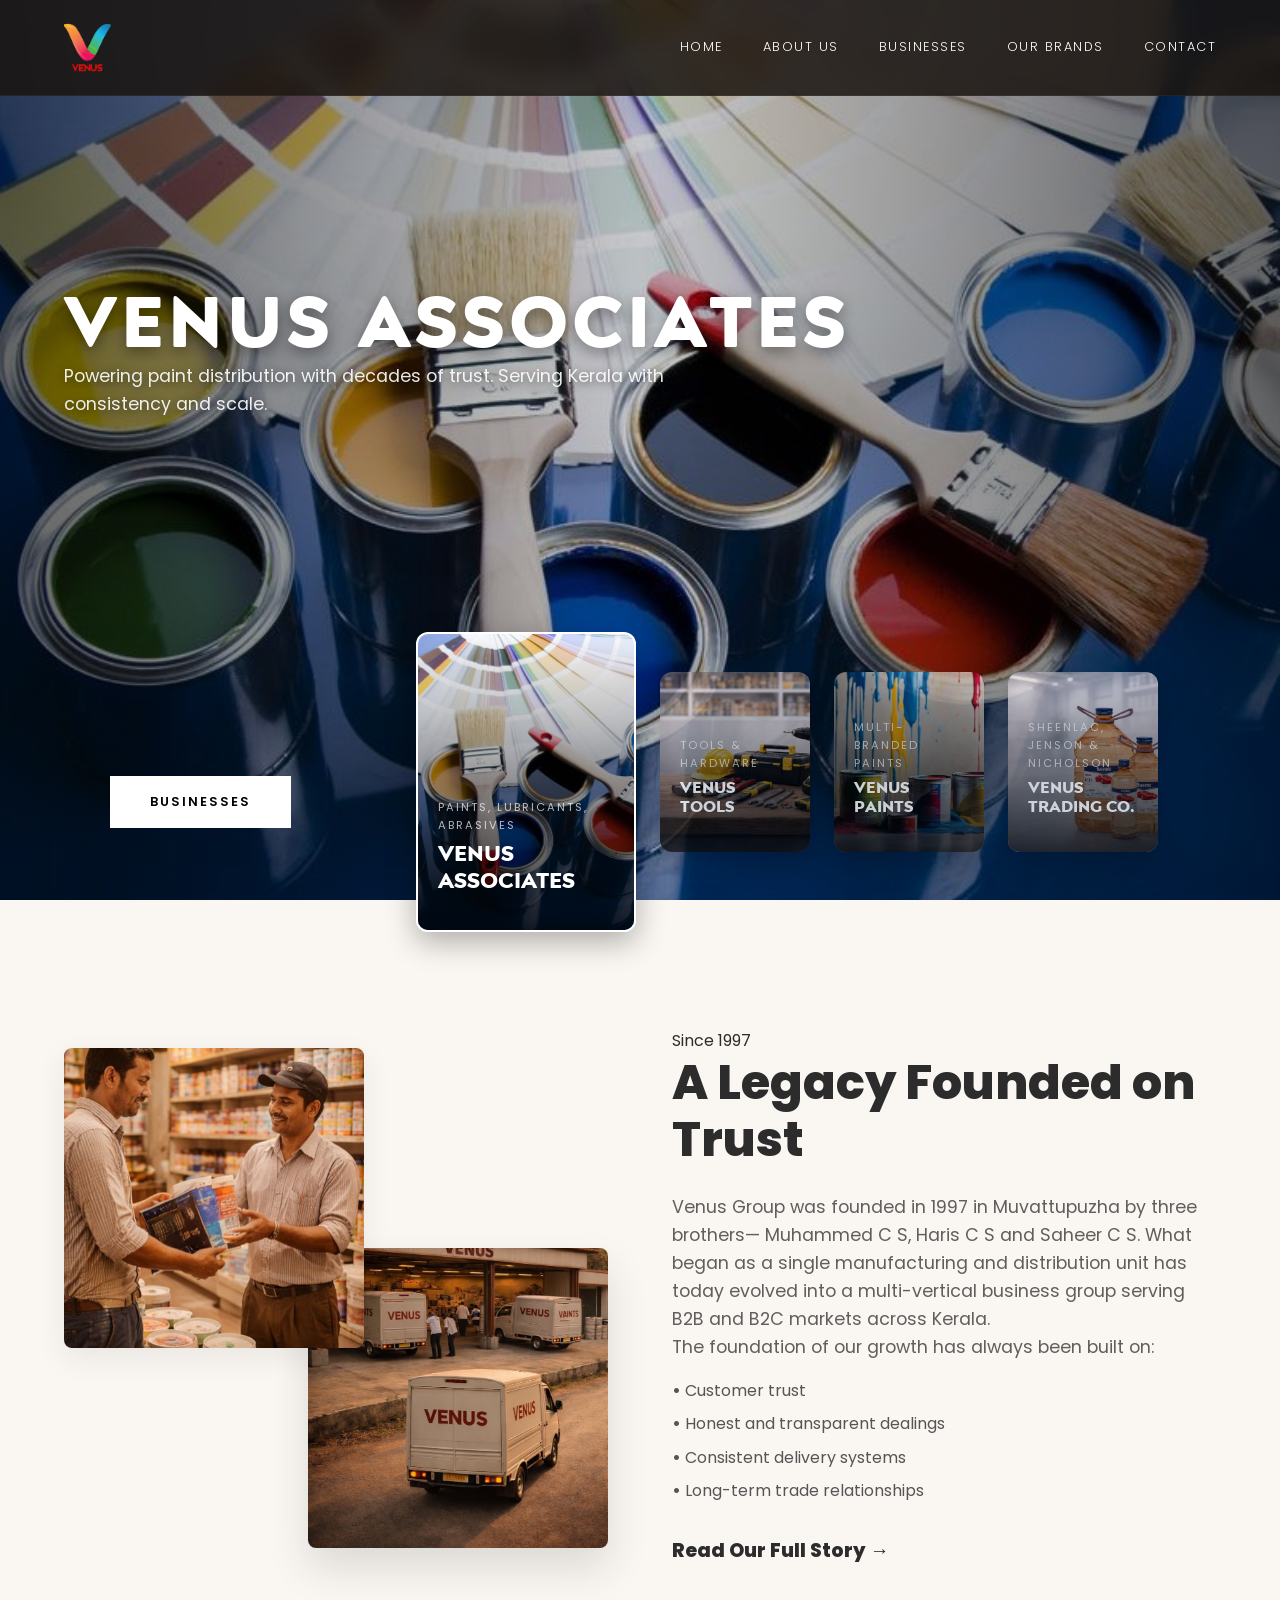
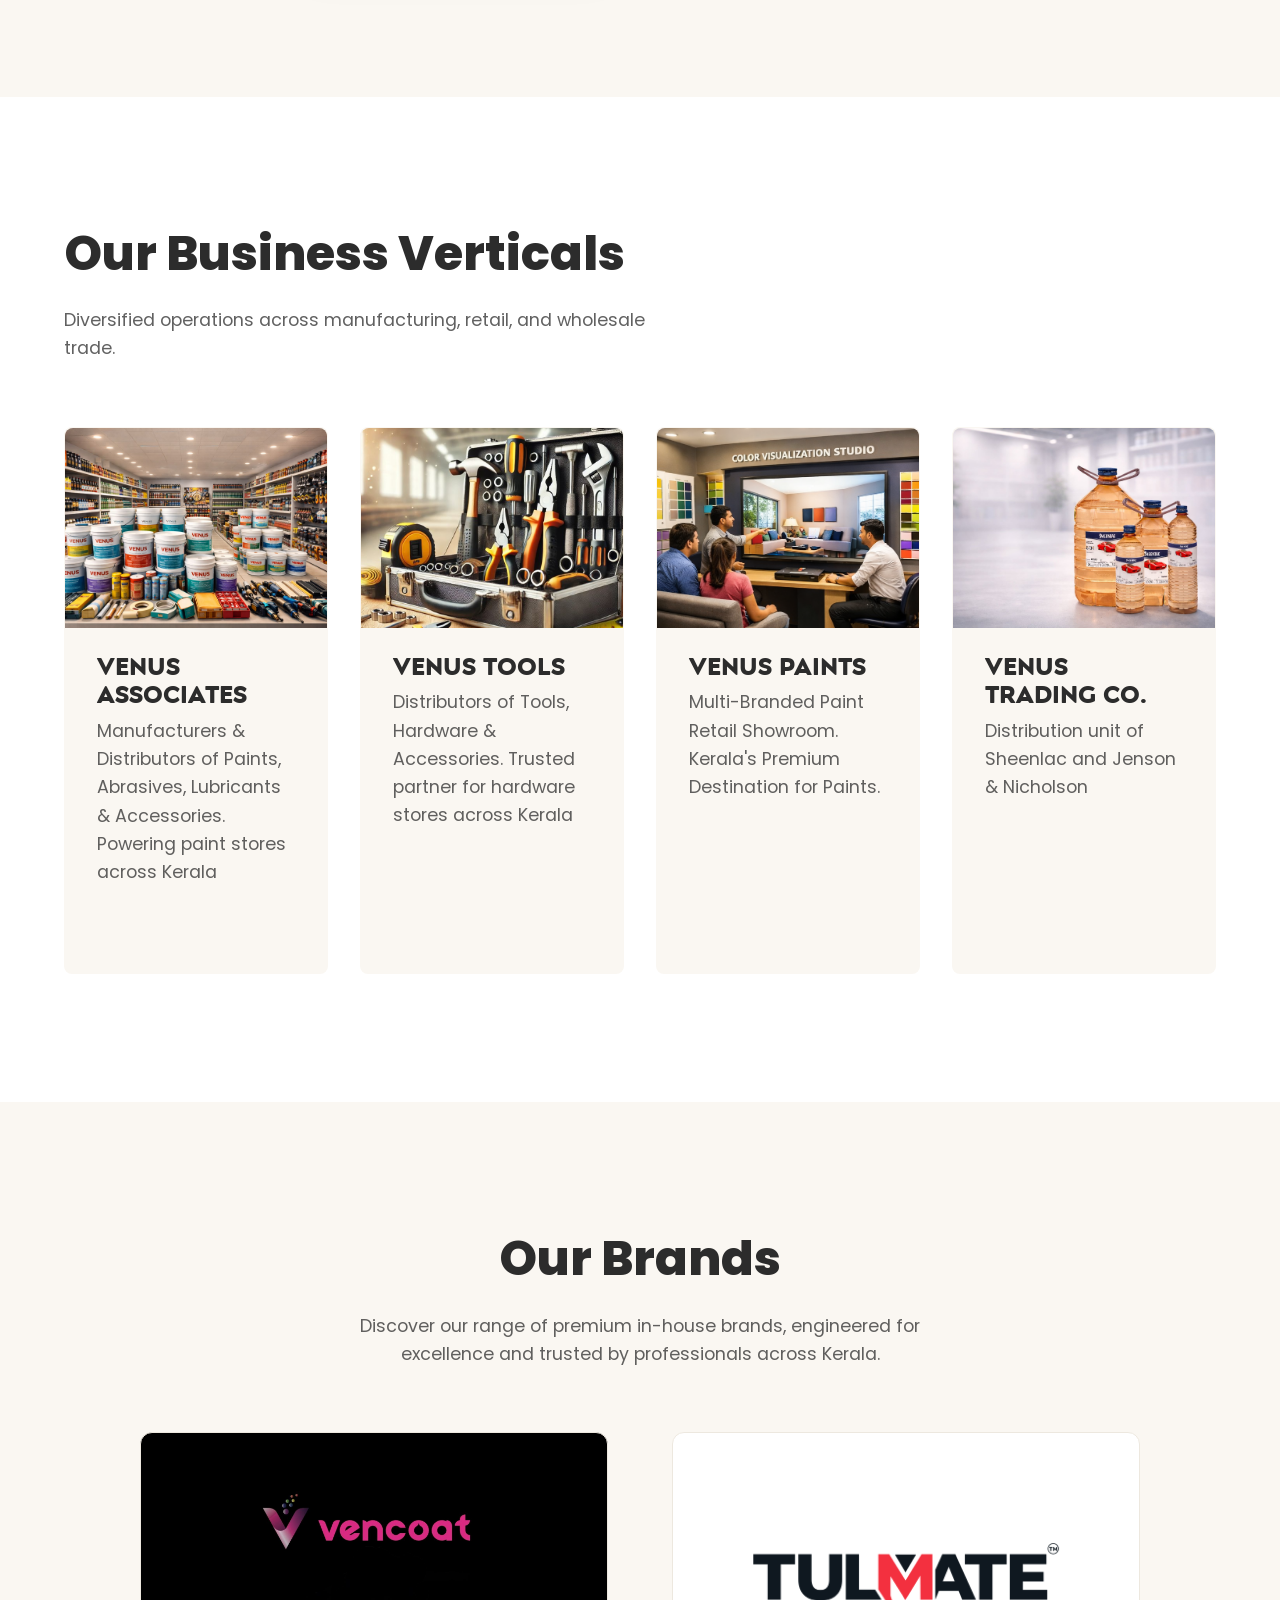
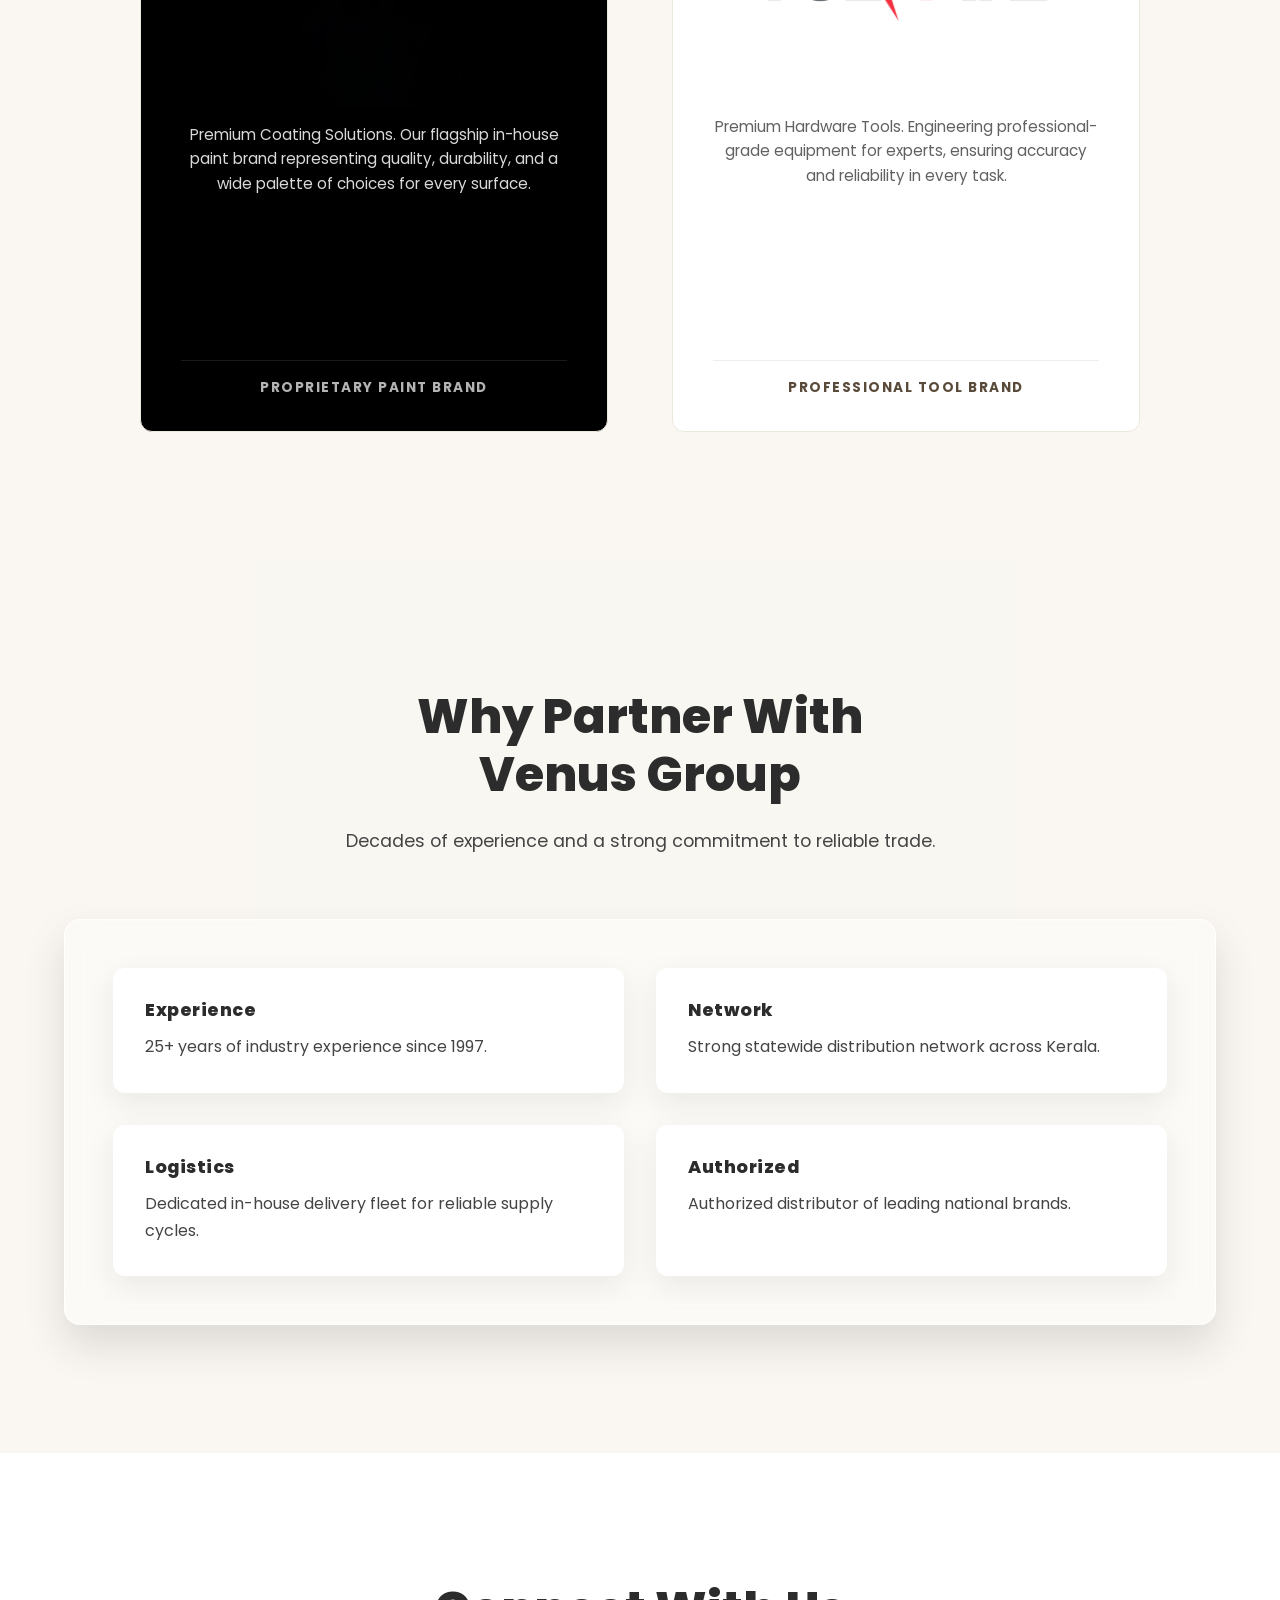
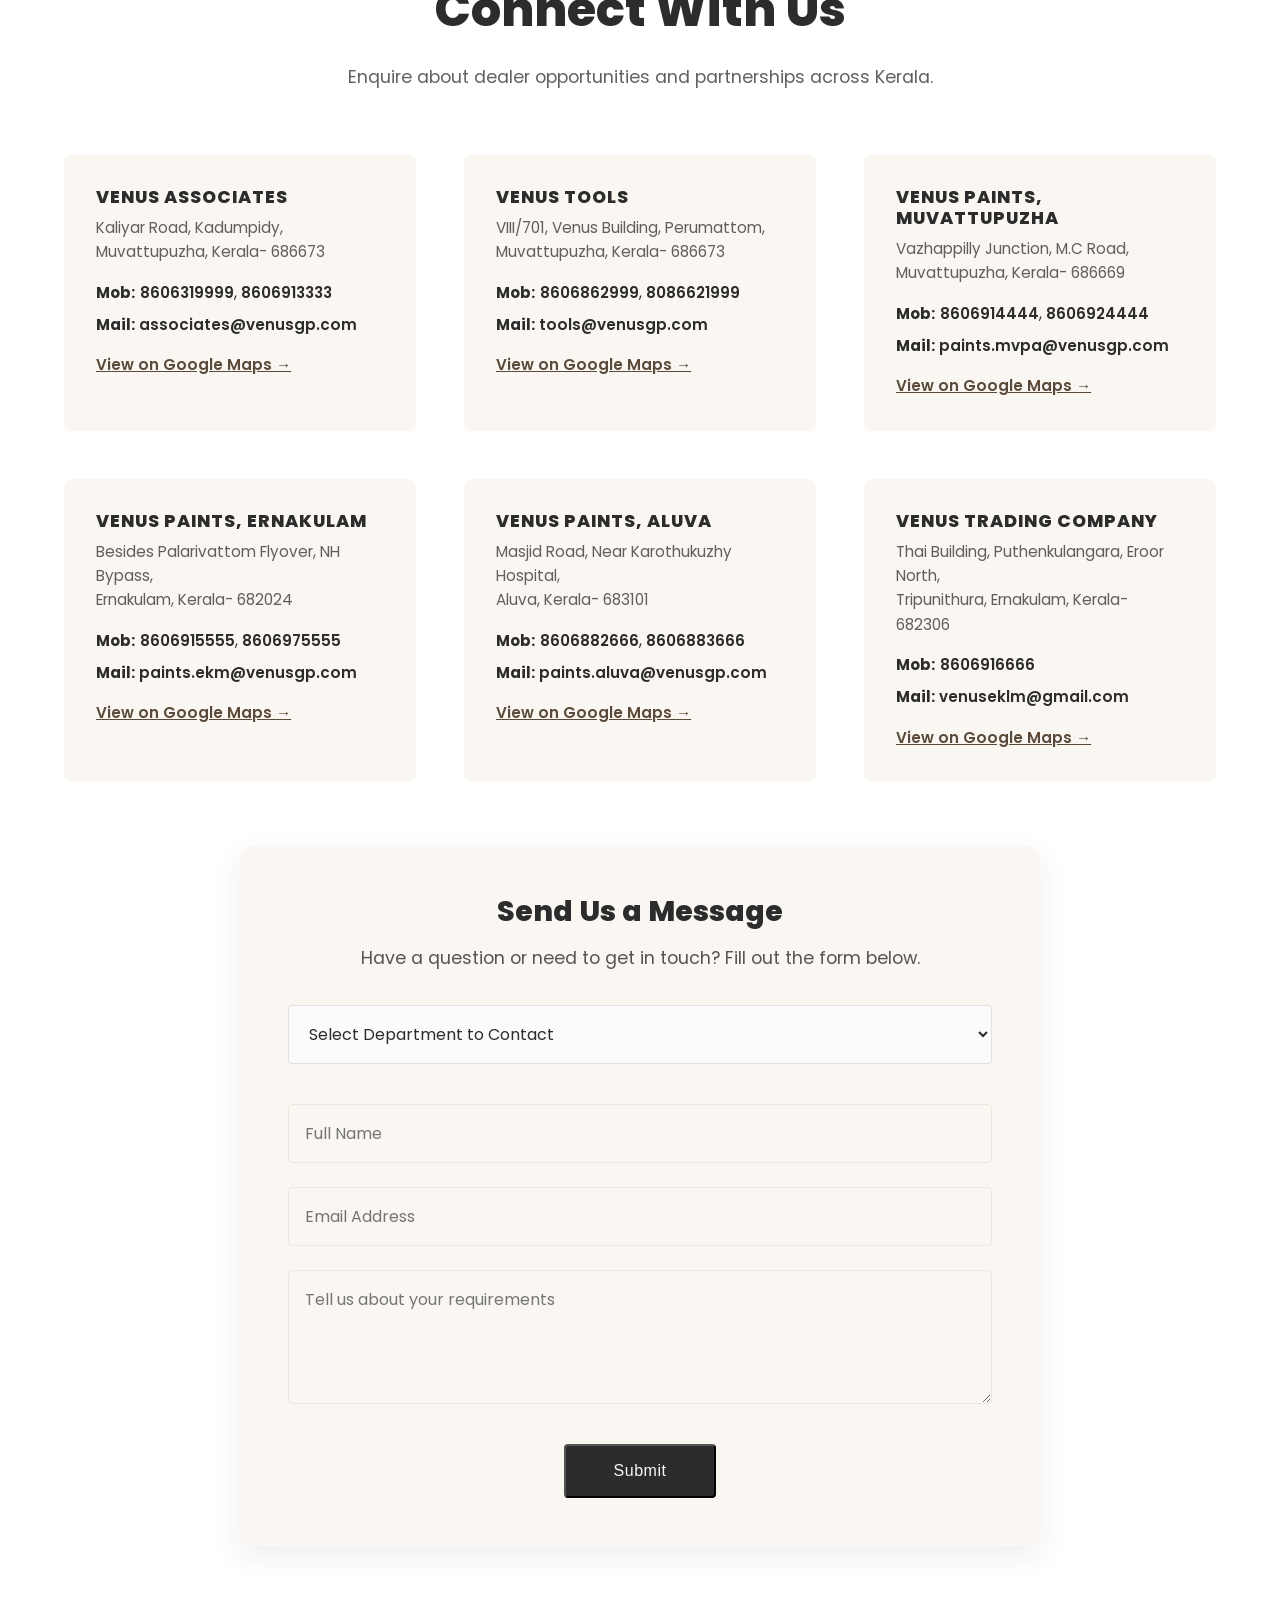
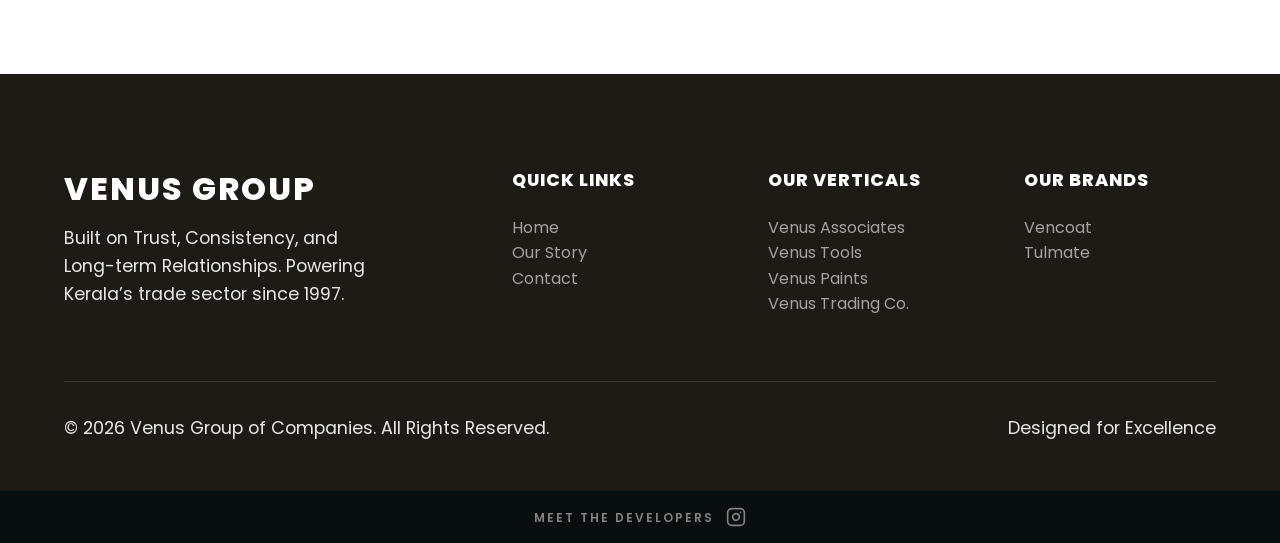
<file: index.html>
<!DOCTYPE html>
<html lang="en">

<head>
    <meta charset="UTF-8">
    <meta name="viewport" content="width=device-width, initial-scale=1.0">
    <!-- Primary Meta Tags -->
    <title>Venus Group | Premium Paints, Tools & Hardware</title>
    <meta name="title" content="Venus Group | Premium Paints, Tools & Hardware">
    <meta name="description" content="Venus Group is Kerala's premier diversified business across paint manufacturing, hardware distribution, retail, and B2B trade. Reliable suppliers since 1997.">

    <!-- Open Graph / Facebook -->
    <meta property="og:type" content="website">
    <meta property="og:url" content="https://www.venusgp.com/">
    <meta property="og:title" content="Venus Group | Premium Paints, Tools & Hardware">
    <meta property="og:description" content="Venus Group is Kerala's premier diversified business across paint manufacturing, hardware distribution, retail, and B2B trade. Reliable suppliers since 1997.">
    <meta property="og:image" content="https://www.venusgp.com/images/favicon-512x512.png">

    <!-- Twitter -->
    <meta property="twitter:card" content="summary_large_image">
    <meta property="twitter:url" content="https://www.venusgp.com/">
    <meta property="twitter:title" content="Venus Group | Premium Paints, Tools & Hardware">
    <meta property="twitter:description" content="Venus Group is Kerala's premier diversified business across paint manufacturing, hardware distribution, retail, and B2B trade. Reliable suppliers since 1997.">
    <meta property="twitter:image" content="https://www.venusgp.com/images/favicon-512x512.png">

    <!-- Favicon & SEO Icons -->
    <link rel="apple-touch-icon" sizes="180x180" href="images/apple-touch-icon.png">
    <link rel="icon" type="image/png" sizes="32x32" href="images/favicon-32x32.png">
    <link rel="icon" type="image/png" sizes="16x16" href="images/favicon-16x16.png">
    <link rel="manifest" href="site.webmanifest">
    <link rel="shortcut icon" href="favicon.ico">
    <meta name="msapplication-TileColor" content="#1e1a16">
    <meta name="theme-color" content="#1e1a16">

    <!-- Google Fonts -->
    <link rel="preconnect" href="https://fonts.googleapis.com">
    <link rel="preconnect" href="https://fonts.gstatic.com" crossorigin>
    <link href="https://fonts.googleapis.com/css2?family=Poppins:wght@300;400;600;800&display=swap" rel="stylesheet">

    <!-- CSS File -->
    <link rel="stylesheet" href="style.css?v=14.0">
</head>

<body>

    <!-- Navigation -->
    <header class="navbar">
        <div class="container nav-container">
            <div class="logo" style="display: flex; align-items: center;">
                <a href="index.html" style="display: inline-flex; align-items: center; height: 55px;">
                    <img src="images/venus_logo.png" alt="Venus Group Logo"
                        style="height: 100%; width: auto; object-fit: contain;">
                </a>
            </div>
            <button class="hamburger" id="hamburger-btn" aria-label="Toggle menu">
                <span></span>
                <span></span>
                <span></span>
            </button>
            <nav class="nav-links" id="nav-links">
                <a href="index.html">Home</a>
                <a href="about.html">About Us</a>
                <a href="#verticals">Businesses</a>
                <a href="#brands">Our Brands</a>
                <a href="#contact">Contact</a>
            </nav>
        </div>
    </header>

    <main>
        <!-- Hero Section -->
        <section id="hero" class="hero globe-hero" data-theme="dark">
            <div class="hero-bg-overlay"></div>
            <div class="container hero-container globe-hero-container">

                <div class="hero-text-content">
                    <h1 class="hero-title" id="main-title">VENUS GROUP</h1>

                    <p class="hero-description" id="main-description">A diversified business group operating across
                        manufacturing, distribution, retail, and trade — built on trust, consistency, and long-term
                        relationships.</p>
                </div>

                <div class="hero-actions">
                    <a href="#verticals" class="btn-discover">Businesses</a>
                </div>

                <div class="floating-cards-wrapper" id="cards-container">
                    <div class="destination-card active" data-title="VENUS ASSOCIATES"
                        data-description="Powering paint distribution with decades of trust. Serving Kerala with consistency and scale."
                        data-bg="images/paints back.jpeg" style="background-image: url('images/paints back.jpeg')">
                        <div class="card-overlay"></div>
                        <div class="card-content">
                            <span class="card-tag">Paints, Lubricants, Abrasives</span>
                            <h3>Venus Associates</h3>
                        </div>
                    </div>
                    <div class="destination-card" data-title="VENUS TOOLS"
                        data-description="Precision tools, delivered with reliability. Supporting dealers with consistent supply."
                        data-bg="images/tools back3.jpeg" data-bg-pos="center 100%" style="background-image: url('images/tools back3.jpeg')">
                        <div class="card-overlay"></div>
                        <div class="card-content">
                            <span class="card-tag">Tools & Hardware</span>
                            <h3>Venus Tools</h3>
                        </div>
                    </div>
                    <div class="destination-card" data-title="VENUS PAINTS"
                        data-description="A complete destination for premium paints and finishes. Offering top brands and endless choices for every space."
                        data-bg="images/paints hero.jpeg" style="background-image: url('images/paints hero.jpeg')">
                        <div class="card-overlay"></div>
                        <div class="card-content">
                            <span class="card-tag">Multi-branded Paints</span>
                            <h3>Venus Paints</h3>
                        </div>
                    </div>
                    <div class="destination-card" data-title="Venus Trading Co."
                        data-description="Reliable distribution, backed by quality. Ensuring smooth and trusted supply chains."
                        data-bg="images/venus trading.jpeg" style="background-image: url('images/venus trading.jpeg')">
                        <div class="card-overlay"></div>
                        <div class="card-content">
                            <span class="card-tag">Sheenlac, Jenson & Nicholson</span>
                            <h3>Venus Trading Co.</h3>
                        </div>
                    </div>
                </div>

            </div>
        </section>

        <!-- About Section (Homepage) -->
        <section id="about" class="about" data-theme="light">
            <div class="container about-container">
                <div class="about-images">
                    <img src="images/partnership.jpeg" alt="Venus Tools Partnership" class="img-hardware float-img">
                    <img src="images/about 2.jpeg" alt="Venus Transport" class="img-paints float-img-alt">
                </div>
                <div class="about-text">
                    <span class="section-tag">Since 1997</span>
                    <h2>A Legacy Founded on Trust</h2>
                    <p>Venus Group was founded in 1997 in Muvattupuzha by three brothers— Muhammed C S, Haris C S and
                        Saheer C S. What began as a single manufacturing and distribution unit has today evolved into a
                        multi-vertical business group serving B2B and B2C markets across Kerala.</p>
                    <p>The foundation of our growth has always been built on:</p>
                    <ul class="feature-list" style="margin-top: 1rem; color: #555;">
                        <li style="margin-bottom: 0.5rem;"><strong>•</strong> Customer trust</li>
                        <li style="margin-bottom: 0.5rem;"><strong>•</strong> Honest and transparent dealings</li>
                        <li style="margin-bottom: 0.5rem;"><strong>•</strong> Consistent delivery systems</li>
                        <li style="margin-bottom: 0.5rem;"><strong>•</strong> Long-term trade relationships</li>
                    </ul>
                    <a href="about.html" class="btn-primary-text"
                        style="display: inline-block; margin-top: 1.5rem;">Read Our Full Story &rarr;</a>
                </div>
            </div>
        </section>

        <!-- Business Verticals Section -->
        <section id="verticals" class="services" data-theme="light">
            <div class="container">
                <div class="section-header">
                    <h2>Our Business Verticals</h2>
                    <p>Diversified operations across manufacturing, retail, and wholesale trade.</p>
                </div>
                <div class="services-grid">
                    <!-- Card 1 -->
                    <div class="service-card hover-lift" data-title="Venus Associates"
                        data-description="Paint Manufacturing & Distribution since 1997. The group's foundation firm providing essential materials to dealers across the state."
                        data-image="images/paints back.jpeg">
                        <div class="card-cover-image"
                            style="margin: -2.5rem -2rem 1.5rem -2rem; height: 200px; border-radius: 8px 8px 0 0; overflow: hidden;">
                            <img src="images/associates card.jpeg" alt="Venus Associates"
                                style="width: 100%; height: 100%; object-fit: cover; transition: transform 0.5s ease;"
                                onmouseover="this.style.transform='scale(1.05)'"
                                onmouseout="this.style.transform='scale(1)'">
                        </div>
                        <h3>Venus Associates</h3>
                        <p>Manufacturers & Distributors of Paints, Abrasives, Lubricants & Accessories. Powering paint stores across Kerala</p>
                        <span class="view-more">View Details &rarr;</span>
                    </div>
                    <!-- Card 2 -->
                    <div class="service-card hover-lift" data-title="Venus Tools"
                        data-description="B2B distribution for Hand Tools, Power Tools, and Hardware. Supplying dealers with consistent and reliable supply cycles."
                        data-image="images/venus tools.jpeg">
                        <div class="card-cover-image"
                            style="margin: -2.5rem -2rem 1.5rem -2rem; height: 200px; border-radius: 8px 8px 0 0; overflow: hidden;">
                            <img src="images/tools service.jpg" alt="Tools & Hardware"
                                style="width: 100%; height: 100%; object-fit: cover; transition: transform 0.5s ease;"
                                onmouseover="this.style.transform='scale(1.05)'"
                                onmouseout="this.style.transform='scale(1)'">
                        </div>
                        <h3>Venus Tools</h3>
                        <p>Distributors of Tools, Hardware & Accessories. Trusted partner for hardware stores across Kerala</p>
                        <span class="view-more">View Details &rarr;</span>
                    </div>
                    <!-- Card 3 -->
                    <div class="service-card hover-lift" data-title="Venus Paints"
                        data-description="Flagship retail showrooms in Muvattupuzha, Ernakulam, and Aluva. Showcasing leading brands like Asian Paints and Birla Opus."
                        data-image="images/paints hero.jpeg">
                        <div class="card-cover-image"
                            style="margin: -2.5rem -2rem 1.5rem -2rem; height: 200px; border-radius: 8px 8px 0 0; overflow: hidden;">
                            <img src="images/associates service1.png" alt="Venus Paints"
                                style="width: 100%; height: 100%; object-fit: cover; transition: transform 0.5s ease;"
                                onmouseover="this.style.transform='scale(1.05)'"
                                onmouseout="this.style.transform='scale(1)'">
                        </div>
                        <h3>Venus Paints</h3>
                        <p>Multi-Branded Paint Retail Showroom. <br>Kerala's Premium Destination for Paints.</p>
                        <span class="view-more">View Details &rarr;</span>
                    </div>
                    <!-- Card 4 -->
                    <div class="service-card hover-lift" data-title="Venus Trading Co."
                        data-description="Authorized Sheenlac (Jenson & Nicholson) Industrial Thinner distribution. Quality-assured B2B dealer servicing."
                        data-image="images/venus trading.jpeg">
                        <div class="card-cover-image"
                            style="margin: -2.5rem -2rem 1.5rem -2rem; height: 200px; border-radius: 8px 8px 0 0; overflow: hidden;">
                            <img src="images/venus trading.jpeg" alt="Venus Trading Co."
                                style="width: 100%; height: 100%; object-fit: cover; transition: transform 0.5s ease;"
                                onmouseover="this.style.transform='scale(1.05)'"
                                onmouseout="this.style.transform='scale(1)'">
                        </div>
                        <h3>Venus Trading Co.</h3>
                        <p>Distribution unit of Sheenlac and Jenson & Nicholson</p>
                        <span class="view-more">View Details &rarr;</span>
                    </div>
                </div>
            </div>
        </section>

        <!-- Our Brand Section -->
        <section id="brands" class="branch-section" data-theme="light"
            style="padding: 8rem 0; background-color: var(--color-sand);">
            <div class="container">
                <div class="section-header center">
                    <h2>Our Brands</h2>
                    <p>Discover our range of premium in-house brands, engineered for excellence and trusted by
                        professionals across Kerala.</p>
                </div>
                <div class="branch-grid"
                    style="display: grid; grid-template-columns: repeat(auto-fit, minmax(380px, 1fr)); gap: 4rem; margin-top: 3rem; max-width: 1000px; margin-left: auto; margin-right: auto;">
                    <!-- Brand 1: Vencoat (Animated Flip) -->
                    <div class="flip-card" id="vencoat-card">
                        <div class="flip-card-inner">
                            <div class="flip-card-front" style="background-color: #000; color: white;">
                                <div style="padding: 1.5rem 2.5rem 2rem 2.5rem; flex-grow: 1; display: flex; flex-direction: column; text-align: center;">
                                    <div style="display: flex; justify-content: center; align-items: center; margin-bottom: 1rem; height: 250px; overflow: hidden;">
                                        <img src="images/vencoatlogoorg.jpeg" alt="Vencoat Logo" style="width: 100%; max-height: 200px; object-fit: contain; transform: scale(1.6) translateY(35px);">
                                    </div>
                                    <p style="font-size: 0.95rem; line-height: 1.6; margin-bottom: 1rem; color: rgba(255, 255, 255, 0.85);">
                                        Premium Coating Solutions. Our flagship in-house paint brand representing
                                        quality, durability, and a wide palette of choices for every surface.</p>
                                    <div
                                        style="margin-top: auto; padding-top: 1rem; border-top: 1px solid rgba(255, 255, 255, 0.1);">
                                        <span
                                            style="display: block; font-size: 0.85rem; text-transform: uppercase; letter-spacing: 1.5px; color: rgba(255, 255, 255, 0.7); font-weight: 700;">Proprietary
                                            Paint Brand</span>
                                    </div>
                                </div>
                            </div>
                            <div class="flip-card-back dark-theme" style="background: #000000; border: 1px solid rgba(255,255,255,0.1);">
                                <div style="overflow: hidden; width: 100%; display: flex; justify-content: center; align-items: center; margin-bottom: 1.5rem; height: 100px;">
                                    <img src="images/vencoatlogoorg.jpeg" alt="Vencoat Logo" class="logo-mini" style="margin-bottom: 0; transform: scale(1.8); mix-blend-mode: screen;">
                                </div>
                                <p>Premium Coating Solutions. Engineered for lasting beauty and protection on every surface.</p>
                                <a href="vencoat.html" class="btn-flip-action">Explore Brand Detail</a>
                            </div>
                        </div>
                    </div>
                    <!-- Brand 2: Tulmate (Animated Flip) -->
                    <div class="flip-card" id="tulmate-card">
                        <div class="flip-card-inner">
                            <div class="flip-card-front">
                                <div style="padding: 1.5rem 2.5rem 2rem 2.5rem; flex-grow: 1; display: flex; flex-direction: column; text-align: center;">
                                    <div style="display: flex; justify-content: center; align-items: center; margin-bottom: 0.5rem; height: 250px; overflow: hidden;">
                                        <img src="images/tulmate_logo.png" alt="Tulmate Logo" style="width: 80%; max-height: 150px; object-fit: contain;">
                                    </div>
                                    <p style="font-size: 0.95rem; line-height: 1.6; margin-bottom: 1rem; color: rgba(44, 44, 44, 0.75);">Premium
                                        Hardware Tools. Engineering professional-grade equipment for experts, ensuring
                                        accuracy and reliability in every task.</p>
                                    <div
                                        style="margin-top: auto; padding-top: 1rem; border-top: 1px solid rgba(44, 44, 44, 0.08);">
                                        <span
                                            style="display: block; font-size: 0.85rem; text-transform: uppercase; letter-spacing: 1.5px; color: var(--color-cyprus-light); font-weight: 700;">Professional
                                            Tool Brand</span>
                                    </div>
                                </div>
                            </div>
                            <div class="flip-card-back" style="background: #FFFFFF; border: 1px solid rgba(0,0,0,0.05);">
                                <div style="overflow: hidden; width: 100%; display: flex; justify-content: center; align-items: center; margin-bottom: 1.5rem; height: 100px;">
                                    <img src="images/tulmate_logo.png" alt="Tulmate Logo" class="logo-mini" style="width: auto; height: 80px; object-fit: contain; margin-bottom: 0; mix-blend-mode: multiply;">
                                </div>
                                <p>Building Tomorrow, Today. Discover our professional range of welding electrodes and
                                    expansion anchors.</p>
                                <a href="tulmate.html" class="btn-flip-action">Explore Brand Detail</a>
                            </div>
                        </div>
                    </div>
                </div>
            </div>
        </section>

        <!-- Why Partner Section -->
        <section class="dashboard-section" style="background: var(--color-sand);" data-theme="light">
            <div class="container">
                <div class="section-header center">
                    <h2 style="color: var(--color-cyprus); position: relative; z-index: 2;">Why Partner With Venus Group</h2>
                    <p style="color: #444; position: relative; z-index: 2;">Decades of experience and a strong commitment to reliable trade.</p>
                </div>

                <div class="dashboard-glass-panel" style="margin-top: 3rem; position: relative; z-index: 2;">
                    <div class="dashboard-grid">
                        <div class="dash-widget">
                            <h4 style="color: var(--color-cyprus); margin-bottom: 0.75rem; font-size: 1.1rem; letter-spacing: 0.5px;">
                                Experience</h4>
                            <p style="color: #444; line-height: 1.7; font-size: 1rem;">25+ years of industry experience since 1997.</p>
                        </div>
                        <div class="dash-widget">
                            <h4 style="color: var(--color-cyprus); margin-bottom: 0.75rem; font-size: 1.1rem; letter-spacing: 0.5px;">
                                Network</h4>
                            <p style="color: #444; line-height: 1.7; font-size: 1rem;">Strong statewide distribution network across Kerala.</p>
                        </div>
                        <div class="dash-widget">
                            <h4 style="color: var(--color-cyprus); margin-bottom: 0.75rem; font-size: 1.1rem; letter-spacing: 0.5px;">
                                Logistics</h4>
                            <p style="color: #444; line-height: 1.7; font-size: 1rem;">Dedicated in-house delivery fleet for reliable supply cycles.</p>
                        </div>
                        <div class="dash-widget">
                            <h4 style="color: var(--color-cyprus); margin-bottom: 0.75rem; font-size: 1.1rem; letter-spacing: 0.5px;">
                                Authorized</h4>
                            <p style="color: #444; line-height: 1.7; font-size: 1rem;">Authorized distributor of leading national brands.</p>
                        </div>
                    </div>
                </div>
            </div>
        </section>

        <!-- Contact Section -->
        <section id="contact" class="contact-section" data-theme="light">
            <div class="container">
                <div class="section-header center">
                    <h2>Connect With Us</h2>
                    <p>Enquire about dealer opportunities and partnerships across Kerala.</p>
                </div>
                <div class="locations-grid"
                    style="display: grid; grid-template-columns: repeat(auto-fit, minmax(300px, 1fr)); gap: 3rem; margin-bottom: 4rem;">
                    <!-- Location 1 -->
                    <div class="info-item" style="background: var(--color-sand); padding: 2rem; border-radius: 8px;">
                        <h4 style="font-size: 1.1rem; color: var(--color-cyprus);">Venus Associates</h4>
                        <p style="font-size: 0.95rem; line-height: 1.6; margin-bottom: 1rem;">Kaliyar Road,
                            Kadumpidy,<br>Muvattupuzha, Kerala- 686673</p>
                        <ul style="list-style: none; font-size: 0.95rem; color: var(--color-cyprus);">
                            <li style="margin-bottom: 0.5rem; display: flex; gap: 5px;"><strong>Mob:</strong>
                                <div><a href="tel:8606319999"
                                        style="color: inherit; text-decoration: none;">8606319999</a>, <a
                                        href="tel:8606913333"
                                        style="color: inherit; text-decoration: none;">8606913333</a></div>
                            </li>
                            <li style="margin-bottom: 0.5rem;"><strong>Mail:</strong> <a
                                    href="mailto:associates@venusgp.com"
                                    style="color: inherit; text-decoration: none;">associates@venusgp.com</a></li>
                            <li style="margin-top: 1rem;"><a href="https://maps.app.goo.gl/SoMZXR97QHhag5iQ7"
                                    target="_blank"
                                    style="color: var(--color-cyprus-light); text-decoration: underline; font-weight: 600;">View
                                    on Google Maps &rarr;</a></li>
                        </ul>
                    </div>
                    <!-- Location 2 -->
                    <div class="info-item" style="background: var(--color-sand); padding: 2rem; border-radius: 8px;">
                        <h4 style="font-size: 1.1rem; color: var(--color-cyprus);">Venus Tools</h4>
                        <p style="font-size: 0.95rem; line-height: 1.6; margin-bottom: 1rem;">VIII/701, Venus Building,
                            Perumattom,<br>Muvattupuzha, Kerala- 686673</p>
                        <ul style="list-style: none; font-size: 0.95rem; color: var(--color-cyprus);">
                            <li style="margin-bottom: 0.5rem; display: flex; gap: 5px;"><strong>Mob:</strong>
                                <div><a href="tel:8606862999"
                                        style="color: inherit; text-decoration: none;">8606862999</a>, <a
                                        href="tel:8086621999"
                                        style="color: inherit; text-decoration: none;">8086621999</a></div>
                            </li>
                            <li style="margin-bottom: 0.5rem;"><strong>Mail:</strong> <a href="mailto:tools@venusgp.com"
                                    style="color: inherit; text-decoration: none;">tools@venusgp.com</a></li>
                            <li style="margin-top: 1rem;"><a href="https://maps.app.goo.gl/FrKszN3jh97cTVSX9"
                                    target="_blank"
                                    style="color: var(--color-cyprus-light); text-decoration: underline; font-weight: 600;">View
                                    on Google Maps &rarr;</a></li>
                        </ul>
                    </div>
                    <!-- Location 3 -->
                    <div class="info-item" style="background: var(--color-sand); padding: 2rem; border-radius: 8px;">
                        <h4 style="font-size: 1.1rem; color: var(--color-cyprus);">Venus Paints, Muvattupuzha</h4>
                        <p style="font-size: 0.95rem; line-height: 1.6; margin-bottom: 1rem;">Vazhappilly Junction, M.C
                            Road,<br>Muvattupuzha, Kerala- 686669</p>
                        <ul style="list-style: none; font-size: 0.95rem; color: var(--color-cyprus);">
                            <li style="margin-bottom: 0.5rem; display: flex; gap: 5px;"><strong>Mob:</strong>
                                <div><a href="tel:8606914444"
                                        style="color: inherit; text-decoration: none;">8606914444</a>, <a
                                        href="tel:8606924444"
                                        style="color: inherit; text-decoration: none;">8606924444</a></div>
                            </li>
                            <li style="margin-bottom: 0.5rem;"><strong>Mail:</strong> <a
                                    href="mailto:paints.mvpa@venusgp.com"
                                    style="color: inherit; text-decoration: none;">paints.mvpa@venusgp.com</a></li>
                            <li style="margin-top: 1rem;"><a href="https://maps.app.goo.gl/7tLY9dFpDDSwZJh28"
                                    target="_blank"
                                    style="color: var(--color-cyprus-light); text-decoration: underline; font-weight: 600;">View
                                    on Google Maps &rarr;</a></li>
                        </ul>
                    </div>
                    <!-- Location 4 -->
                    <div class="info-item" style="background: var(--color-sand); padding: 2rem; border-radius: 8px;">
                        <h4 style="font-size: 1.1rem; color: var(--color-cyprus);">Venus Paints, Ernakulam</h4>
                        <p style="font-size: 0.95rem; line-height: 1.6; margin-bottom: 1rem;">Besides Palarivattom
                            Flyover, NH Bypass,<br>Ernakulam, Kerala- 682024</p>
                        <ul style="list-style: none; font-size: 0.95rem; color: var(--color-cyprus);">
                            <li style="margin-bottom: 0.5rem; display: flex; gap: 5px;"><strong>Mob:</strong>
                                <div><a href="tel:8606915555"
                                        style="color: inherit; text-decoration: none;">8606915555</a>, <a
                                        href="tel:8606975555"
                                        style="color: inherit; text-decoration: none;">8606975555</a></div>
                            </li>
                            <li style="margin-bottom: 0.5rem;"><strong>Mail:</strong> <a
                                    href="mailto:paints.ekm@venusgp.com"
                                    style="color: inherit; text-decoration: none;">paints.ekm@venusgp.com</a></li>
                            <li style="margin-top: 1rem;"><a href="https://maps.app.goo.gl/5YERCp5ZQpHKRNq67"
                                    target="_blank"
                                    style="color: var(--color-cyprus-light); text-decoration: underline; font-weight: 600;">View
                                    on Google Maps &rarr;</a></li>
                        </ul>
                    </div>
                    <!-- Location 5 -->
                    <div class="info-item" style="background: var(--color-sand); padding: 2rem; border-radius: 8px;">
                        <h4 style="font-size: 1.1rem; color: var(--color-cyprus);">Venus Paints, Aluva</h4>
                        <p style="font-size: 0.95rem; line-height: 1.6; margin-bottom: 1rem;">Masjid Road, Near
                            Karothukuzhy Hospital,<br>Aluva, Kerala- 683101</p>
                        <ul style="list-style: none; font-size: 0.95rem; color: var(--color-cyprus);">
                            <li style="margin-bottom: 0.5rem; display: flex; gap: 5px;"><strong>Mob:</strong>
                                <div><a href="tel:8606882666"
                                        style="color: inherit; text-decoration: none;">8606882666</a>, <a
                                        href="tel:8606883666"
                                        style="color: inherit; text-decoration: none;">8606883666</a></div>
                            </li>
                            <li style="margin-bottom: 0.5rem;"><strong>Mail:</strong> <a
                                    href="mailto:paints.aluva@venusgp.com"
                                    style="color: inherit; text-decoration: none;">paints.aluva@venusgp.com</a></li>
                            <li style="margin-top: 1rem;"><a href="https://maps.app.goo.gl/q2m2VYye4VjkRDqm6"
                                    target="_blank"
                                    style="color: var(--color-cyprus-light); text-decoration: underline; font-weight: 600;">View
                                    on Google Maps &rarr;</a></li>
                        </ul>
                    </div>
                    <!-- Location 6 -->
                    <div class="info-item" style="background: var(--color-sand); padding: 2rem; border-radius: 8px;">
                        <h4 style="font-size: 1.1rem; color: var(--color-cyprus);">Venus Trading Company</h4>
                        <p style="font-size: 0.95rem; line-height: 1.6; margin-bottom: 1rem;">Thai Building,
                            Puthenkulangara, Eroor North,<br>Tripunithura, Ernakulam, Kerala- 682306</p>
                        <ul style="list-style: none; font-size: 0.95rem; color: var(--color-cyprus);">
                            <li style="margin-bottom: 0.5rem; display: flex; gap: 5px;"><strong>Mob:</strong>
                                <div><a href="tel:8606916666"
                                        style="color: inherit; text-decoration: none;">8606916666</a></div>
                            </li>
                            <li style="margin-bottom: 0.5rem;"><strong>Mail:</strong> <a
                                    href="mailto:venuseklm@gmail.com"
                                    style="color: inherit; text-decoration: none;">venuseklm@gmail.com</a></li>
                            <li style="margin-top: 1rem;"><a href="https://maps.app.goo.gl/umCDQbNRKfHcbD8t7"
                                    target="_blank"
                                    style="color: var(--color-cyprus-light); text-decoration: underline; font-weight: 600;">View
                                    on Google Maps &rarr;</a></li>
                        </ul>
                    </div>
                </div>

                <div class="contact-grid"
                    style="grid-template-columns: 1fr; max-width: 800px; margin: 0 auto; background: var(--color-sand); padding: 3rem; border-radius: 12px; box-shadow: var(--shadow-soft); display: block;">
                    <div style="text-align: center; margin-bottom: 2rem;">
                        <h3 style="color: var(--color-cyprus); font-size: 1.8rem; margin-bottom: 1rem;">Send Us a
                            Message</h3>
                        <p style="color: var(--color-cyprus); opacity: 0.8;">Have a question or need to get in touch?
                            Fill out the form below.</p>
                    </div>
                    <form class="contact-form">
                        <select required style="width: 100%; padding: 1rem; margin-bottom: 1rem; border: 1px solid rgba(0,0,0,0.1); border-radius: 4px; font-family: inherit; font-size: 1rem; color: var(--color-cyprus); background-color: #fbfbfb; cursor: pointer;">
                            <option value="" disabled selected>Select Department to Contact</option>
                            <option value="paints_mvpa">Venus Paints, Muvattupuzha</option>
                            <option value="associates">Venus Associates</option>
                            <option value="tools">Venus Tools</option>
                            <option value="paints_ekm">Venus Paints (Ernakulam)</option>
                            <option value="paints_aluva">Venus Paints (Aluva)</option>
                            <option value="trading">Venus Trading Company</option>
                        </select>
                        <input type="text" placeholder="Full Name" required>
                        <input type="email" placeholder="Email Address" required>
                        <textarea placeholder="Tell us about your requirements" rows="4" required></textarea>
                        <button type="submit" class="btn-primary"
                            style="align-self: center; padding: 1rem 3rem; margin-top: 1rem;">Submit</button>
                    </form>
                </div>
            </div>
        </section>
    </main>

    <footer data-theme="dark">
        <div class="container footer-grid">
            <div class="footer-brand">
                <h2>VENUS GROUP</h2>
                <p>Built on Trust, Consistency, and Long-term Relationships. Powering Kerala’s trade sector since 1997.
                </p>
            </div>
            <div class="footer-col">
                <h4>Quick Links</h4>
                <ul>
                    <li><a href="index.html">Home</a></li>
                    <li><a href="about.html">Our Story</a></li>
                    <li><a href="#contact">Contact</a></li>
                </ul>
            </div>
            <div class="footer-col">
                <h4>Our Verticals</h4>
                <ul>
                    <li><a href="service.html?title=Venus Associates">Venus Associates</a></li>
                    <li><a href="service.html?title=Venus Tools">Venus Tools</a></li>
                    <li><a href="service.html?title=Venus Paints">Venus Paints</a></li>
                    <li><a href="service.html?title=Venus Trading Co.">Venus Trading Co.</a></li>
                </ul>
            </div>
            <div class="footer-col">
                <h4>Our Brands</h4>
                <ul>
                    <li><a href="index.html#brands">Vencoat</a></li>
                    <li><a href="tulmate.html">Tulmate</a></li>
                </ul>
            </div>

        </div>
        <div class="container footer-bottom">
            <p>&copy; 2026 Venus Group of Companies. All Rights Reserved.</p>
            <p>Designed for Excellence</p>
        </div>
    </footer>

    <footer class="developer-footer" data-theme="dark">
        <div class="container">
            <div class="developer-content">
                <a href="https://www.instagram.com/intellex.web?igsh=MXc4Z2Uwd243OHpqdA%3D%3D&amp;utm_source=qr"
                    class="developer-link" target="_blank" rel="noopener noreferrer">
                    <span>MEET THE DEVELOPERS</span>
                    <svg viewBox="0 0 24 24" fill="none" stroke="currentColor" stroke-width="2" stroke-linecap="round"
                        stroke-linejoin="round">
                        <rect x="2" y="2" width="20" height="20" rx="5" ry="5"></rect>
                        <path d="M16 11.37A4 4 0 1 1 12.63 8 4 4 0 0 1 16 11.37z"></path>
                        <line x1="17.5" y1="6.5" x2="17.51" y2="6.5"></line>
                    </svg>
                </a>
            </div>
        </div>
    </footer>

    <!-- Information Modal (Triggered by Hero Cards) -->
    <div id="info-modal" class="modal">
        <div class="modal-content">
            <span class="close-modal">&times;</span>
            <div id="modal-body">
                <h2 id="modal-title">Division Name</h2>
                <div class="modal-grid">
                    <div class="modal-text">
                        <p id="modal-desc">Detailed information about our business operations.</p>
                        <ul class="modal-features">
                            <li><span>✓</span> Reliable statewide distribution</li>
                            <li><span>✓</span> Leading brand authorized distributor</li>
                            <li><span>✓</span> Dedicated logistical support</li>
                        </ul>
                    </div>
                    <div class="modal-image" id="modal-img"></div>
                </div>
            </div>
        </div>
    </div>

    <script src="script.js?v=4.0"></script>
</body>

</html>
</file>
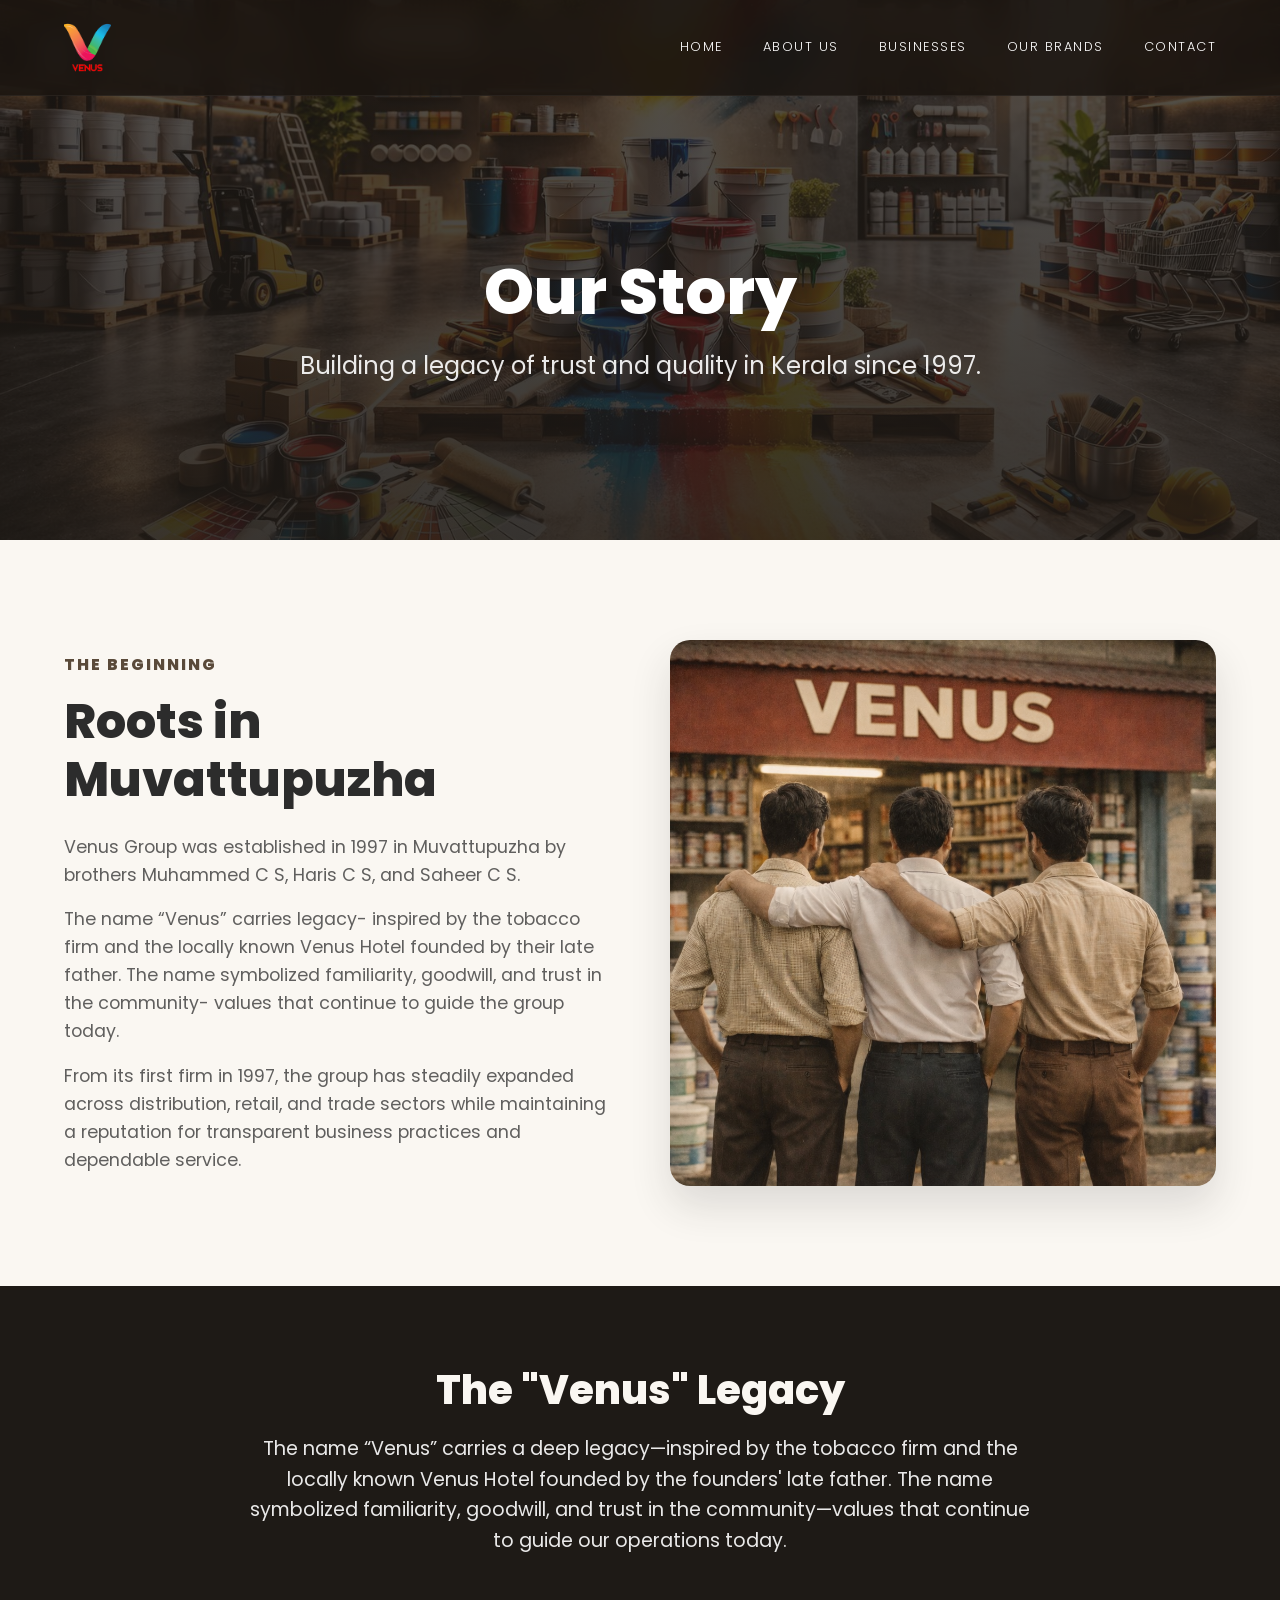
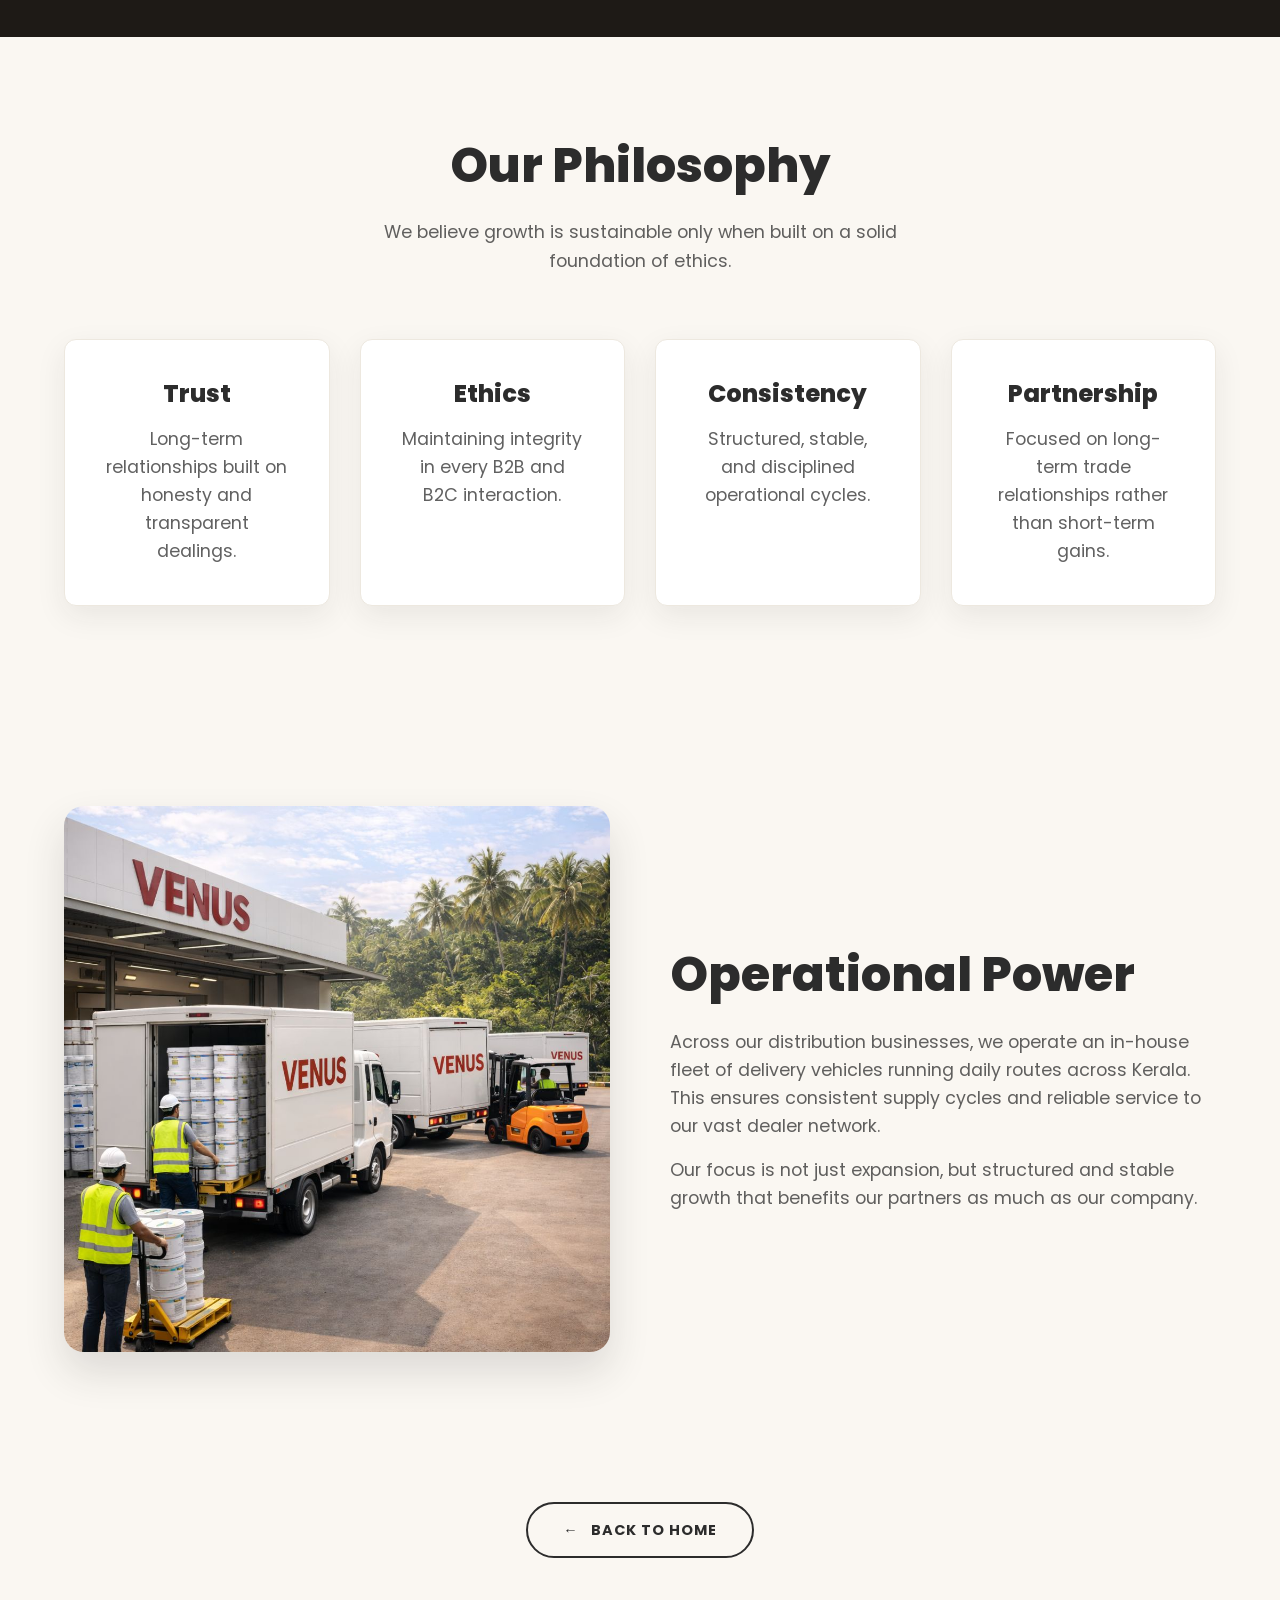
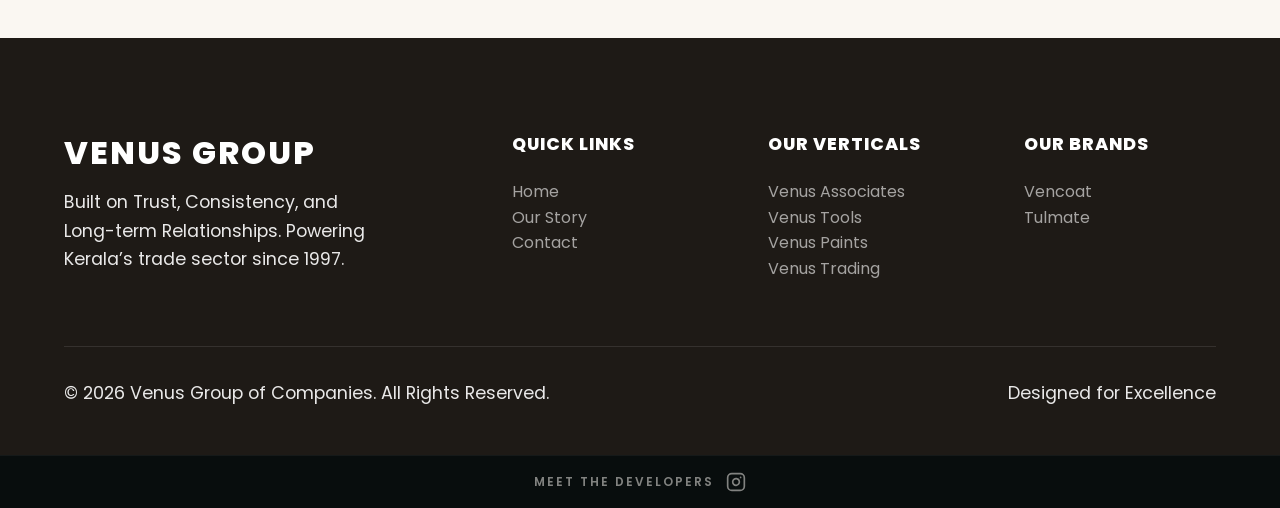
<file: about.html>
<!DOCTYPE html>
<html lang="en">

<head>
    <meta charset="UTF-8">
    <meta name="viewport" content="width=device-width, initial-scale=1.0">
    <!-- Primary Meta Tags -->
    <title>Our Story - Venus Group | Trusted Trade & Distribution in Kerala</title>
    <meta name="title" content="Our Story - Venus Group | Trusted Trade & Distribution in Kerala">
    <meta name="description" content="Learn about Venus Group's legacy of trust since 1997. Founded in Muvattupuzha, we are leaders in multi-vertical operations across retail, manufacturing, and wholesale.">

    <!-- Open Graph / Facebook -->
    <meta property="og:type" content="website">
    <meta property="og:url" content="https://www.venusgp.com/about.html">
    <meta property="og:title" content="Our Story - Venus Group | Trusted Trade & Distribution in Kerala">
    <meta property="og:description" content="Learn about Venus Group's legacy of trust since 1997. Founded in Muvattupuzha, we are leaders in multi-vertical operations across retail, manufacturing, and wholesale.">
    <meta property="og:image" content="https://www.venusgp.com/images/favicon-512x512.png">

    <!-- Twitter -->
    <meta property="twitter:card" content="summary_large_image">
    <meta property="twitter:url" content="https://www.venusgp.com/about.html">
    <meta property="twitter:title" content="Our Story - Venus Group | Trusted Trade & Distribution in Kerala">
    <meta property="twitter:description" content="Learn about Venus Group's legacy of trust since 1997. Founded in Muvattupuzha, we are leaders in multi-vertical operations across retail, manufacturing, and wholesale.">
    <meta property="twitter:image" content="https://www.venusgp.com/images/favicon-512x512.png">

    <!-- Favicon & SEO Icons -->
    <link rel="apple-touch-icon" sizes="180x180" href="images/apple-touch-icon.png">
    <link rel="icon" type="image/png" sizes="32x32" href="images/favicon-32x32.png">
    <link rel="icon" type="image/png" sizes="16x16" href="images/favicon-16x16.png">
    <link rel="manifest" href="site.webmanifest">
    <link rel="shortcut icon" href="favicon.ico">
    <meta name="msapplication-TileColor" content="#1e1a16">
    <meta name="theme-color" content="#1e1a16">

    <link rel="preconnect" href="https://fonts.googleapis.com">
    <link rel="preconnect" href="https://fonts.gstatic.com" crossorigin>
    <link href="https://fonts.googleapis.com/css2?family=Poppins:wght@300;400;600;800&display=swap" rel="stylesheet">
    <link rel="stylesheet" href="style.css?v=4.0">
    <style>
        .about-hero {
            height: 60vh;
            background: linear-gradient(rgba(30, 26, 22, 0.75), rgba(30, 26, 22, 0.88)), url('images/associates backg.jpeg') center/cover no-repeat;
            display: flex;
            align-items: center;
            justify-content: center;
            color: #fff;
            text-align: center;
            padding-top: 100px;
        }

        .story-section {
            padding: 100px 0;
            background: #FAF7F2;
        }

        .story-grid {
            display: grid;
            grid-template-columns: 1fr 1fr;
            gap: 60px;
            align-items: center;
        }

        .philosophy-section {
            padding: 100px 0;
            background: var(--color-sand);
        }

        .philosophy-grid {
            display: grid;
            grid-template-columns: repeat(auto-fit, minmax(200px, 1fr));
            gap: 30px;
            margin-top: 50px;
        }

        .philosophy-card {
            background: #FFFFFF;
            padding: 40px;
            border-radius: 12px;
            box-shadow: var(--shadow-soft);
            text-align: center;
            border: 1px solid #EDE8DF;
        }

        .philosophy-card h3 {
            margin-top: 0;
            color: var(--color-cyprus);
        }

        .legacy-banner {
            background: #1E1A16;
            color: #FAF7F2;
            padding: 80px 0;
            text-align: center;
        }

        .legacy-banner h2 {
            font-size: 2.5rem;
            margin-bottom: 20px;
            color: #FAF7F2;
        }

        .legacy-banner p {
            color: rgba(250, 247, 242, 0.8);
            max-width: 800px;
            margin: 0 auto;
            font-size: 1.2rem;
        }

        @media (max-width: 768px) {
            .story-grid {
                grid-template-columns: 1fr;
            }
        }
    </style>
</head>

<body>
    <header class="navbar">
        <div class="container nav-container">
            <div class="logo" style="display: flex; align-items: center;">
                <a href="index.html" style="display: inline-flex; align-items: center; height: 55px;">
                    <img src="images/venus_logo.png" alt="Venus Group Logo" style="height: 100%; width: auto; object-fit: contain;">
                </a>
            </div>
            <button class="hamburger" id="hamburger-btn" aria-label="Toggle menu">
                <span></span>
                <span></span>
                <span></span>
            </button>
            <nav class="nav-links" id="nav-links">
                <a href="index.html">Home</a>
                <a href="about.html">About Us</a>
                <a href="index.html#verticals">Businesses</a>
                <a href="index.html#brands">Our Brands</a>
                <a href="index.html#contact">Contact</a>
            </nav>
        </div>
    </header>

    <main>
        <section class="about-hero" data-theme="dark">
            <div class="container">
                <h1 style="font-size: 4rem; margin-bottom: 1rem;">Our Story</h1>
                <p style="color: rgba(255,255,255,0.8); font-size: 1.5rem; max-width: 800px; margin: 0 auto;">Building a
                    legacy of trust and quality in Kerala since 1997.</p>
            </div>
        </section>

        <section class="story-section" data-theme="light">
            <div class="container">
                <div class="story-grid">
                    <div>
                        <span class="section-tag"
                            style="color: var(--color-cyprus-light); font-weight: 800; letter-spacing: 2px; text-transform: uppercase;">The
                            Beginning</span>
                        <h2 style="margin-top: 1rem;">Roots in Muvattupuzha</h2>
                        <p>Venus Group was established in 1997 in Muvattupuzha by brothers Muhammed C S, Haris C S, and Saheer C S.</p>
                        <p style="margin-top: 1rem;">The name “Venus” carries legacy- inspired by the tobacco firm and the locally known Venus Hotel founded by their late father. The name symbolized familiarity, goodwill, and trust in the community- values that continue to guide the group today.</p>
                        <p style="margin-top: 1rem;">From its first firm in 1997, the group has steadily expanded across distribution, retail, and trade sectors while maintaining a reputation for transparent business practices and dependable service.</p>
                    </div>
                    <div>
                        <img src="images/about 1.png" alt="Venus Group Founders"
                            style="border-radius: 20px; box-shadow: var(--shadow-hover); width: 100%; aspect-ratio: 1/1; object-fit: cover;">
                    </div>
                </div>
            </div>
        </section>

        <section class="legacy-banner" data-theme="dark">
            <div class="container">
                <h2>The "Venus" Legacy</h2>
                <p>The name “Venus” carries a deep legacy—inspired by the tobacco firm and the locally known Venus Hotel
                    founded by the founders' late father. The name symbolized familiarity, goodwill, and trust in the
                    community—values that continue to guide our operations today.</p>
            </div>
        </section>

        <section class="philosophy-section" data-theme="light">
            <div class="container">
                <div class="section-header center">
                    <h2>Our Philosophy</h2>
                    <p>We believe growth is sustainable only when built on a solid foundation of ethics.</p>
                </div>
                <div class="philosophy-grid">
                    <div class="philosophy-card">
                        <h3>Trust</h3>
                        <p>Long-term relationships built on honesty and transparent dealings.</p>
                    </div>
                    <div class="philosophy-card">
                        <h3>Ethics</h3>
                        <p>Maintaining integrity in every B2B and B2C interaction.</p>
                    </div>
                    <div class="philosophy-card">
                        <h3>Consistency</h3>
                        <p>Structured, stable, and disciplined operational cycles.</p>
                    </div>
                    <div class="philosophy-card">
                        <h3>Partnership</h3>
                        <p>Focused on long-term trade relationships rather than short-term gains.</p>
                    </div>
                </div>
            </div>
        </section>

        <section class="story-section" style="background: #FAF7F2;" data-theme="light">
            <div class="container">
                <div class="story-grid">
                    <div>
                        <img src="images/about3.jpeg" alt="Venus Legacy Photo"
                            style="border-radius: 20px; box-shadow: var(--shadow-hover); width: 100%; aspect-ratio: 1/1; object-fit: cover;">
                    </div>
                    <div>
                        <h2>Operational Power</h2>
                        <p>Across our distribution businesses, we operate an in-house fleet of delivery vehicles running
                            daily routes across Kerala. This ensures consistent supply cycles and reliable service to
                            our vast dealer network.</p>
                        <p style="margin-top: 1rem;">Our focus is not just expansion, but structured and stable growth
                            that benefits our partners as much as our company.</p>
                    </div>
                </div>
            </div>
        </section>

        <!-- Back Navigation -->
        <div class="back-nav">
            <a href="index.html" class="back-link">
                <span>&larr;</span> Back to Home
            </a>
        </div>
    </main>

    <footer data-theme="dark">
        <div class="container footer-grid">
            <div class="footer-brand">
                <h2>VENUS GROUP</h2>
                <p>Built on Trust, Consistency, and Long-term Relationships. Powering Kerala’s trade sector since 1997.
                </p>
            </div>
            <div class="footer-col">
                <h4>Quick Links</h4>
                <ul>
                    <li><a href="index.html">Home</a></li>
                    <li><a href="about.html">Our Story</a></li>
                    <li><a href="index.html#contact">Contact</a></li>
                </ul>
            </div>
            <div class="footer-col">
                <h4>Our Verticals</h4>
                <ul>
                    <li><a href="service.html?title=Venus Associates">Venus Associates</a></li>
                    <li><a href="service.html?title=Venus Tools">Venus Tools</a></li>
                    <li><a href="service.html?title=Venus Paints">Venus Paints</a></li>
                    <li><a href="service.html?title=VENUS TRADING CO.">Venus Trading</a></li>
                </ul>
            </div>
            <div class="footer-col">
                <h4>Our Brands</h4>
                <ul>
                    <li><a href="index.html#brands">Vencoat</a></li>
                    <li><a href="tulmate.html">Tulmate</a></li>
                </ul>
            </div>

        </div>
        <div class="container footer-bottom">
            <p>&copy; 2026 Venus Group of Companies. All Rights Reserved.</p>
            <p>Designed for Excellence</p>
        </div>
    </footer>

    <footer class="developer-footer" data-theme="dark">
        <div class="container">
            <div class="developer-content">
                <a href="https://www.instagram.com/intellex.web?igsh=MXc4Z2Uwd243OHpqdA%3D%3D&amp;utm_source=qr"
                    class="developer-link" target="_blank" rel="noopener noreferrer">
                    <span>MEET THE DEVELOPERS</span>
                    <svg viewBox="0 0 24 24" fill="none" stroke="currentColor" stroke-width="2" stroke-linecap="round"
                        stroke-linejoin="round">
                        <rect x="2" y="2" width="20" height="20" rx="5" ry="5"></rect>
                        <path d="M16 11.37A4 4 0 1 1 12.63 8 4 4 0 0 1 16 11.37z"></path>
                        <line x1="17.5" y1="6.5" x2="17.51" y2="6.5"></line>
                    </svg>
                </a>
            </div>
        </div>
    </footer>
    <script src="script.js?v=3.0"></script>
</body>

</html>
</file>
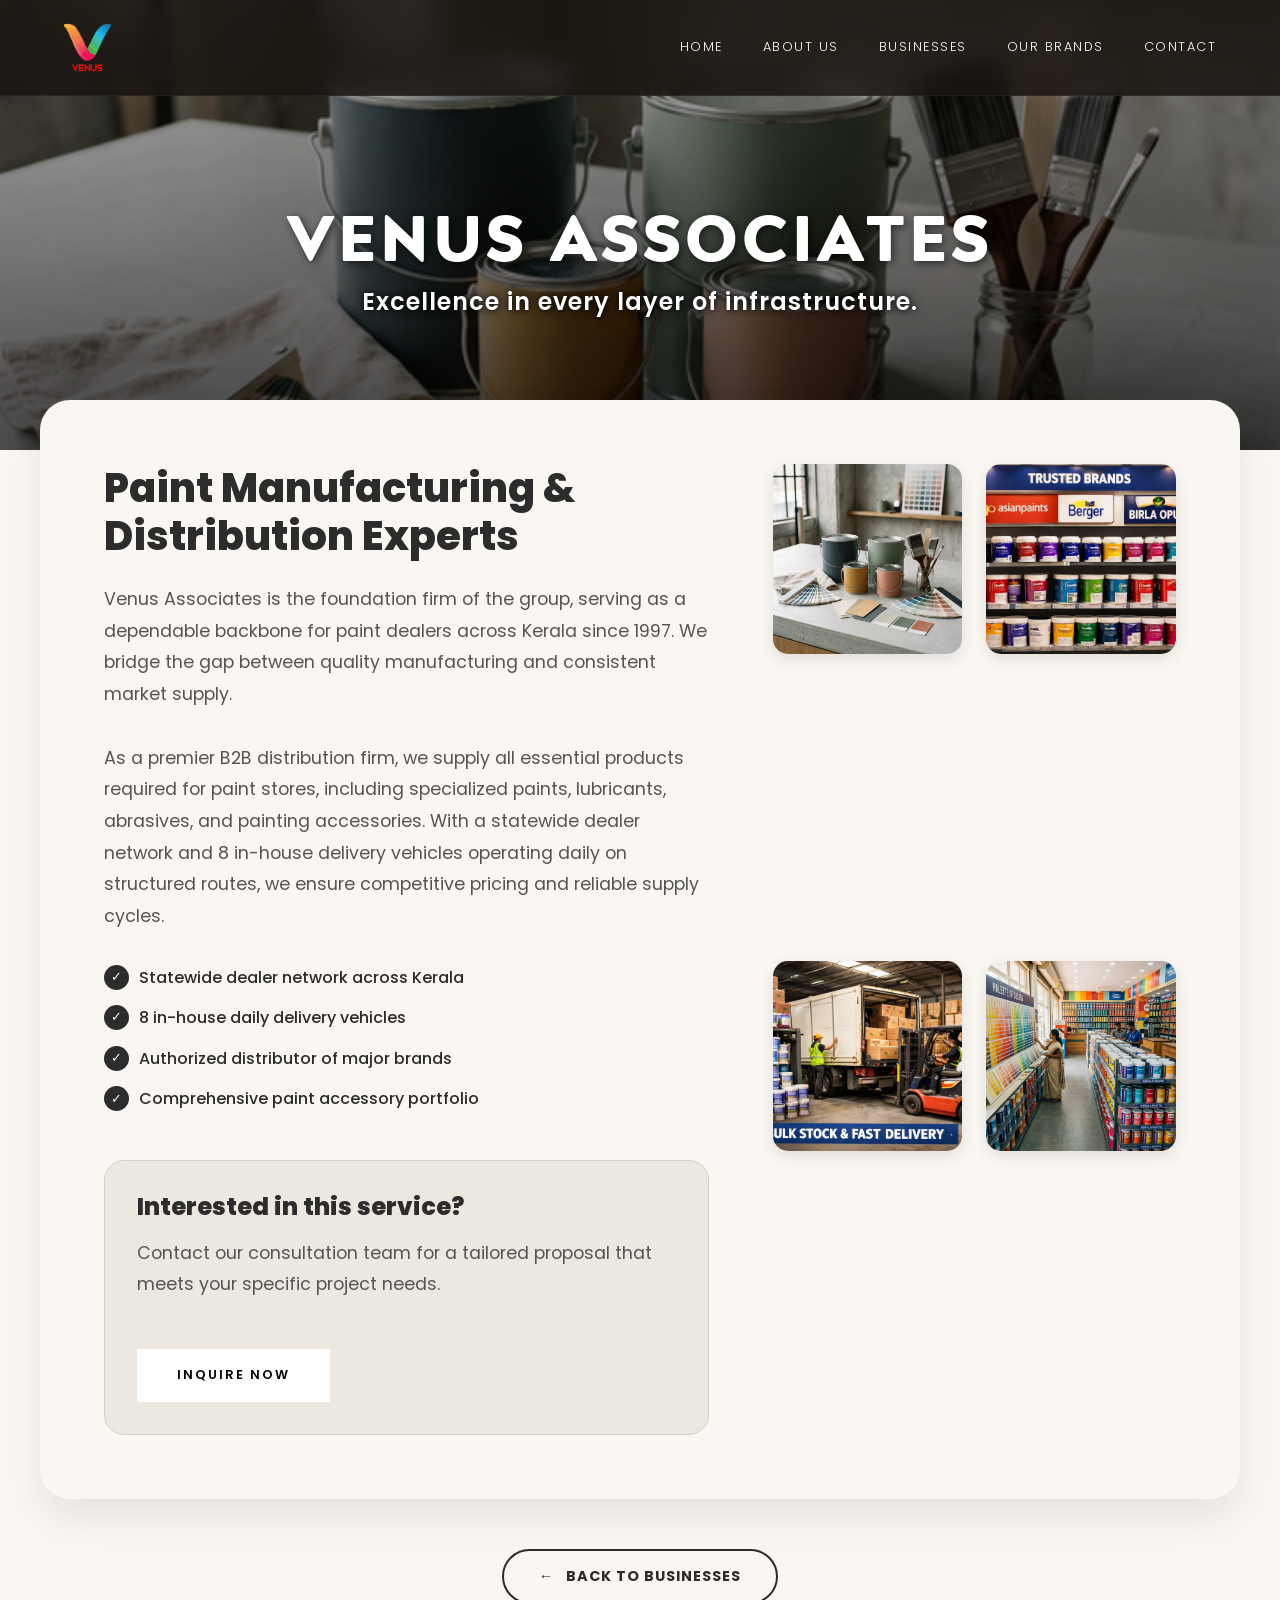
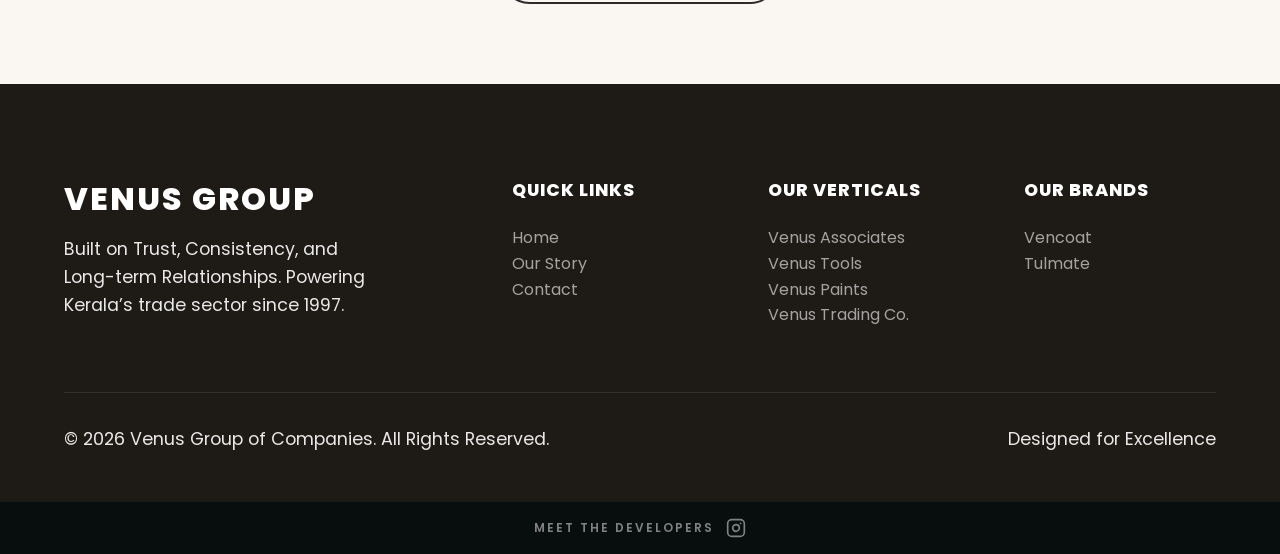
<file: service.html>
<!DOCTYPE html>
<html lang="en">

<head>
    <meta charset="UTF-8">
    <meta name="viewport" content="width=device-width, initial-scale=1.0">
    <!-- Primary Meta Tags -->
    <title>Our Businesses - Venus Associates, Tools, Paints & Trading | Venus Group</title>
    <meta name="title" content="Our Businesses - Venus Associates, Tools, Paints & Trading | Venus Group">
    <meta name="description" content="Explore Venus Group's business verticals: Venus Associates (Paint Distribution), Venus Tools (Hardware B2B), Venus Paints (Retail), and Venus Trading (Industrial).">

    <!-- Open Graph / Facebook -->
    <meta property="og:type" content="website">
    <meta property="og:url" content="https://www.venusgp.com/service.html">
    <meta property="og:title" content="Our Businesses - Venus Associates, Tools, Paints & Trading | Venus Group">
    <meta property="og:description" content="Explore Venus Group's business verticals: Venus Associates (Paint Distribution), Venus Tools (Hardware B2B), Venus Paints (Retail), and Venus Trading (Industrial).">
    <meta property="og:image" content="https://www.venusgp.com/images/favicon-512x512.png">

    <!-- Twitter -->
    <meta property="twitter:card" content="summary_large_image">
    <meta property="twitter:url" content="https://www.venusgp.com/service.html">
    <meta property="twitter:title" content="Our Businesses - Venus Associates, Tools, Paints & Trading | Venus Group">
    <meta property="twitter:description" content="Explore Venus Group's business verticals: Venus Associates (Paint Distribution), Venus Tools (Hardware B2B), Venus Paints (Retail), and Venus Trading (Industrial).">
    <meta property="twitter:image" content="https://www.venusgp.com/images/favicon-512x512.png">

    <!-- Favicon & SEO Icons -->
    <link rel="apple-touch-icon" sizes="180x180" href="images/apple-touch-icon.png">
    <link rel="icon" type="image/png" sizes="32x32" href="images/favicon-32x32.png">
    <link rel="icon" type="image/png" sizes="16x16" href="images/favicon-16x16.png">
    <link rel="manifest" href="site.webmanifest">
    <link rel="shortcut icon" href="favicon.ico">
    <meta name="msapplication-TileColor" content="#1e1a16">
    <meta name="theme-color" content="#1e1a16">

    <link rel="preconnect" href="https://fonts.googleapis.com">
    <link rel="preconnect" href="https://fonts.gstatic.com" crossorigin>
    <link href="https://fonts.googleapis.com/css2?family=Poppins:wght@300;400;600;800&display=swap" rel="stylesheet">
    <link rel="stylesheet" href="style.css?v=5.0">
    <style>
        :root {
            --glass: rgba(255, 255, 255, 0.1);
            --glass-border: rgba(255, 255, 255, 0.2);
        }

        .service-page {
            min-height: 100vh;
            background: #FAF7F2;
            color: var(--color-cyprus);
        }

        .service-hero {
            position: relative;
            height: 50vh;
            display: flex;
            align-items: center;
            justify-content: center;
            color: white;
            text-align: center;
            overflow: hidden;
            background-size: cover;
            background-position: center;
            margin-bottom: -50px;
            padding-top: 80px;
        }

        .service-hero::after {
            content: '';
            position: absolute;
            top: 0;
            left: 0;
            right: 0;
            bottom: 0;
            background: linear-gradient(to bottom, rgba(0, 0, 0, 0.3), rgba(0, 0, 0, 0.7));
        }

        .hero-content {
            position: relative;
            z-index: 2;
            max-width: 800px;
            padding: 2rem;
        }

        .hero-title {
            font-family: 'Posterama', sans-serif !important;
            font-weight: 700 !important;
            font-size: 4rem;
            margin-bottom: 1rem;
            text-transform: uppercase;
            letter-spacing: 4px;
            text-shadow: 2px 2px 8px rgba(0, 0, 0, 0.6);
        }

        .hero-content p {
            color: #FFFFFF !important;
            font-size: 1.5rem !important;
            font-weight: 600;
            opacity: 1;
            letter-spacing: 1px;
            text-shadow: 1px 1px 10px rgba(0, 0, 0, 0.8), 0 0 5px rgba(0, 0, 0, 0.6);
        }

        .detail-section {
            position: relative;
            z-index: 3;
            max-width: 1200px;
            margin: 0 auto 50px;
            background: #FAF7F2;
            border-radius: 30px;
            box-shadow: 0 20px 40px rgba(0, 0, 0, 0.08);
            padding: 4rem;
            display: grid;
            grid-template-columns: 1.5fr 1fr;
            gap: 4rem;
        }

        .text-content h2 {
            font-size: 2.5rem;
            margin-bottom: 1.5rem;
            color: var(--color-cyprus);
        }

        .text-content p {
            font-size: 1.1rem;
            line-height: 1.8;
            color: #555;
            margin-bottom: 2rem;
        }

        .gallery-section {
            display: grid;
            grid-template-columns: 1fr 1fr;
            gap: 1.5rem;
        }

        .gallery-item {
            border-radius: 15px;
            overflow: hidden;
            box-shadow: 0 5px 15px rgba(0, 0, 0, 0.1);
            transition: transform 0.3s ease;
            aspect-ratio: 1/1;
            height: auto;
        }

        .gallery-item:hover {
            transform: scale(1.03);
        }

        .gallery-item img {
            width: 100%;
            height: 100%;
            object-fit: cover;
        }

        .feature-list {
            list-style: none;
            padding: 0;
            margin-top: 2rem;
        }

        .feature-list li {
            position: relative;
            padding-left: 35px;
            margin-bottom: 15px;
            font-weight: 500;
        }

        .feature-list li::before {
            content: '✓';
            position: absolute;
            left: 0;
            top: 0;
            width: 25px;
            height: 25px;
            background: #2C2C2C;
            color: #FAF7F2;
            border-radius: 50%;
            display: flex;
            align-items: center;
            justify-content: center;
            font-size: 0.8rem;
        }

        .cta-box {
            background: #EDE8DF;
            padding: 2rem;
            border-radius: 20px;
            margin-top: 3rem;
            border: 1px solid #D8D0C4;
        }


        @media (max-width: 968px) {
            .detail-section {
                grid-template-columns: 1fr;
                padding: 2rem;
            }

            .hero-title {
                font-size: 2.5rem;
            }
        }
    </style>
</head>

<body>
    <header class="navbar">
        <div class="container nav-container">
            <div class="logo" style="display: flex; align-items: center;">
                <a href="index.html" style="display: inline-flex; align-items: center; height: 55px;">
                    <img src="images/venus_logo.png" alt="Venus Group Logo"
                        style="height: 100%; width: auto; object-fit: contain;">
                </a>
            </div>
            <button class="hamburger" id="hamburger-btn" aria-label="Toggle menu">
                <span></span>
                <span></span>
                <span></span>
            </button>
            <nav class="nav-links" id="nav-links">
                <a href="index.html">Home</a>
                <a href="about.html">About Us</a>
                <a href="index.html#verticals">Businesses</a>
                <a href="index.html#brands">Our Brands</a>
                <a href="index.html#contact">Contact</a>
            </nav>
        </div>
    </header>

    <main class="service-page">
        <div class="service-hero" id="hero-bg" data-theme="dark">
            <div class="hero-content">
                <h1 id="service-title" class="hero-title">Service Details</h1>
                <p id="service-subtitle">Excellence in every layer of infrastructure.</p>
            </div>
        </div>

        <section class="detail-section" data-theme="light">
            <div class="text-content">
                <h2 id="content-heading">Description</h2>
                <p id="main-description">
                    Loading professional insights...
                </p>
                <p id="extended-description">
                    Our commitment to quality ensures that every project we touch reaches its full potential through
                    meticulous planning and superior materials.
                </p>

                <ul class="feature-list" id="feature-list">
                    <li>Premium Quality Assurance</li>
                    <li>Expert Technical Support</li>
                    <li>Sustainable Solutions</li>
                    <li>Timely Project Delivery</li>
                </ul>

                <div class="cta-box">
                    <h3>Interested in this service?</h3>
                    <p>Contact our consultation team for a tailored proposal that meets your specific project needs.</p>
                    <a href="index.html#contact" class="btn-discover"
                        style="display:inline-block; margin-top:1rem;">Inquire Now</a>
                </div>
            </div>

            <div class="gallery-section" id="gallery">
                <div class="gallery-item"><img id="img1" src="" alt="Gallery 1"></div>
                <div class="gallery-item"><img id="img2" src="" alt="Gallery 2"></div>
                <div class="gallery-item"><img id="img3" src="" alt="Gallery 3"></div>
                <div class="gallery-item"><img id="img4" src="" alt="Gallery 4"></div>
            </div>
        </section>

        <!-- Brand Showcase (Only for Venus Paints) -->
        <section class="container" id="brand-showcase" style="display: none; margin-bottom: 80px;" data-theme="light">
            <div class="section-header center">
                <h2 style="font-size: 2rem;">Authorized Partners</h2>
                <p>Dealing with India's leading national paint brands.</p>
            </div>
            <div
                style="display: grid; grid-template-columns: repeat(auto-fit, minmax(150px, 1fr)); gap: 2rem; text-align: center; align-items: center;">
                <div
                    style="padding: 1.5rem; background: #FAF7F2; border-radius: 12px; font-weight: 800; border: 1px solid #EDE8DF;">
                    Asian Paints</div>
                <div
                    style="padding: 1.5rem; background: #FAF7F2; border-radius: 12px; font-weight: 800; border: 1px solid #EDE8DF;">
                    Berger Paints</div>
                <div
                    style="padding: 1.5rem; background: #FAF7F2; border-radius: 12px; font-weight: 800; border: 1px solid #EDE8DF;">
                    Birla Opus</div>
                <div
                    style="padding: 1.5rem; background: #FAF7F2; border-radius: 12px; font-weight: 800; border: 1px solid #EDE8DF;">
                    Nerolac</div>
                <div
                    style="padding: 1.5rem; background: #FAF7F2; border-radius: 12px; font-weight: 800; border: 1px solid #EDE8DF;">
                    Indigo Paints</div>
                <div
                    style="padding: 1.5rem; background: #FAF7F2; border-radius: 12px; font-weight: 800; border: 1px solid #EDE8DF;">
                    MRF Paints</div>
                <div
                    style="padding: 1.5rem; background: #FAF7F2; border-radius: 12px; font-weight: 800; border: 1px solid #EDE8DF;">
                    Esdee</div>
            </div>
        </section>

        <!-- Back Navigation -->
        <div class="back-nav">
            <a href="index.html#verticals" class="back-link">
                <span>&larr;</span> Back to Businesses
            </a>
        </div>

    </main>

    <footer data-theme="dark">
        <div class="container footer-grid">
            <div class="footer-brand">
                <h2>VENUS GROUP</h2>
                <p>Built on Trust, Consistency, and Long-term Relationships. Powering Kerala’s trade sector since 1997.
                </p>
            </div>
            <div class="footer-col">
                <h4>Quick Links</h4>
                <ul>
                    <li><a href="index.html">Home</a></li>
                    <li><a href="about.html">Our Story</a></li>
                    <li><a href="index.html#contact">Contact</a></li>
                </ul>
            </div>
            <div class="footer-col">
                <h4>Our Verticals</h4>
                <ul>
                    <li><a href="service.html?title=Venus Associates">Venus Associates</a></li>
                    <li><a href="service.html?title=Venus Tools">Venus Tools</a></li>
                    <li><a href="service.html?title=Venus Paints">Venus Paints</a></li>
                    <li><a href="service.html?title=Venus Trading Co.">Venus Trading Co.</a></li>
                </ul>
            </div>
            <div class="footer-col">
                <h4>Our Brands</h4>
                <ul>
                    <li><a href="index.html#brands">Vencoat</a></li>
                    <li><a href="tulmate.html">Tulmate</a></li>
                </ul>
            </div>

        </div>
        <div class="container footer-bottom">
            <p>&copy; 2026 Venus Group of Companies. All Rights Reserved.</p>
            <p>Designed for Excellence</p>
        </div>
    </footer>

    <footer class="developer-footer" data-theme="dark">
        <div class="container">
            <div class="developer-content">
                <a href="https://www.instagram.com/intellex.web?igsh=MXc4Z2Uwd243OHpqdA%3D%3D&amp;utm_source=qr"
                    class="developer-link" target="_blank" rel="noopener noreferrer">
                    <span>MEET THE DEVELOPERS</span>
                    <svg viewBox="0 0 24 24" fill="none" stroke="currentColor" stroke-width="2" stroke-linecap="round"
                        stroke-linejoin="round">
                        <rect x="2" y="2" width="20" height="20" rx="5" ry="5"></rect>
                        <path d="M16 11.37A4 4 0 1 1 12.63 8 4 4 0 0 1 16 11.37z"></path>
                        <line x1="17.5" y1="6.5" x2="17.51" y2="6.5"></line>
                    </svg>
                </a>
            </div>
        </div>
    </footer>

    <script>
        const contentData = {
            "Venus Associates": {
                heading: "Paint Manufacturing & Distribution Experts",
                mainDesc: "Venus Associates is the foundation firm of the group, serving as a dependable backbone for paint dealers across Kerala since 1997. We bridge the gap between quality manufacturing and consistent market supply.",
                extendedDesc: "As a premier B2B distribution firm, we supply all essential products required for paint stores, including specialized paints, lubricants, abrasives, and painting accessories. With a statewide dealer network and 8 in-house delivery vehicles operating daily on structured routes, we ensure competitive pricing and reliable supply cycles.",
                features: ["Statewide dealer network across Kerala", "8 in-house daily delivery vehicles", "Authorized distributor of major brands", "Comprehensive paint accessory portfolio"],
                images: ["images/painting_distribution.png", "images/associates service 2.png", "images/associates service 3.png", "images/associates_1.png"]
            },
            "Venus Tools": {
                heading: "Precision Hand & Power Tool Distribution",
                mainDesc: "Established in 2012, Venus Tools is a dedicated B2B distribution firm specializing in high-performance equipment for Kerala's hardware sector.",
                extendedDesc: "We supply essential items required for hardware stores, from precision hand tools to high-torque power tools and accessories. Our structured distribution strength includes statewide dealer servicing and a dedicated fleet of 8 delivery vehicles ensuring consistent daily supply routes and competitive pricing models.",
                features: ["Extensive Hand & Power tool range", "Daily structured supply routes", "8 dedicated logistics vehicles", "Authorized leading brand distributor"],
                images: ["images/tools service.jpg", "images/tools service2.png", "images/tools service3.png", "images/tools service4.png", "images/tools service5.png"]
            },
            "Venus Paints": {
                heading: "Multi-Brand Premium Retail Experience",
                mainDesc: "Venus Paints is our B2C retail vertical, featuring one of Kerala's largest paint showrooms. Since 2017, we have redefined the retail paint shopping experience.",
                extendedDesc: "Our flagship 12,000 sq. ft. showroom in Muvattupuzha (expanded in 2024) is complemented by strategic outlets in Palarivattom and Aluva. We deal with national leaders like Asian Paints, Berger, Birla Opus, and MRF, offering in-store color visualization studios and family-friendly environments for bulk and residential requirements.",
                features: ["12,000 sq. ft. flagship showroom", "In-store color visualization studios", "Major brands: Asian, Berger, Birla Opus", "Bulk stock availability & delivery"],
                images: ["images/associates service.jpeg", "images/paints service2.png", "images/paints service3.png", "images/paints service4.png"]
            },
            "Venus Trading Co.": {
                heading: "Specialized Sheenlac Industrial Distribution",
                mainDesc: "Established in 2015, Venus Trading Co. operates as a premier stock-keeping and distribution unit specializing in industrial thinners and allied materials.",
                extendedDesc: "Based in Eroor, Ernakulam, we focus on authorized distribution for Sheenlac (Jenson & Nicholson), serving B2B dealers with quality-assured products. Our core strength lies in authentic material sourcing and maintaining consistent supply cycles for the industrial sector across Kerala.",
                features: ["Authorized Sheenlac distributor", "Industrial thinner specialization", "Consistent B2B dealer servicing", "Authentic, quality-assured supply"],
                images: ["images/venus trading.jpeg"]
            }
        };

        document.addEventListener('DOMContentLoaded', () => {
            const urlParams = new URLSearchParams(window.location.search);
            const title = urlParams.get('title') || "Venus Associates";

            // Normalize title for matching (& vs and, case sensitivity)
            const normalizedParam = title.toLowerCase().replace('&', 'and').trim();
            const dataKey = Object.keys(contentData).find(key =>
                key.toLowerCase().replace('&', 'and').trim() === normalizedParam
            );

            const data = contentData[dataKey] || contentData["Venus Associates"];

            document.getElementById('service-title').textContent = title;
            document.getElementById('hero-bg').style.backgroundImage = `url('${data.images[0]}')`;
            document.getElementById('content-heading').textContent = data.heading;
            document.getElementById('main-description').textContent = data.mainDesc;
            document.getElementById('extended-description').textContent = data.extendedDesc;

            // Update Gallery
            const gallerySection = document.getElementById('gallery');
            const validImages = data.images.filter(img => img);

            if (validImages.length === 1) {
                gallerySection.style.gridTemplateColumns = '1fr';
            } else {
                gallerySection.style.gridTemplateColumns = '1fr 1fr';
            }

            for (let i = 1; i <= 4; i++) {
                const imgEl = document.getElementById(`img${i}`);
                if (data.images[i - 1]) {
                    imgEl.src = data.images[i - 1];
                    imgEl.style.display = 'block';
                    imgEl.parentElement.style.display = 'block';
                    if (validImages.length === 1) {
                        imgEl.parentElement.style.aspectRatio = '1 / 1';
                        imgEl.parentElement.style.height = 'auto';
                        imgEl.style.objectPosition = 'center';
                    } else {
                        imgEl.parentElement.style.aspectRatio = '1 / 1';
                        imgEl.parentElement.style.height = 'auto';
                        imgEl.style.objectPosition = 'center';
                    }
                } else {
                    imgEl.style.display = 'none';
                    imgEl.parentElement.style.display = 'none';
                }
            }

            // Update Features
            const featureList = document.getElementById('feature-list');
            featureList.innerHTML = '';
            data.features.forEach(feat => {
                const li = document.createElement('li');
                li.textContent = feat;
                featureList.appendChild(li);
            });

            document.title = `${title} - Venus Group Excellence`;

            // Special Section for Venus Paints
            if (dataKey === "Venus Paints") {
                document.getElementById('brand-showcase').style.display = 'block';
            } else {
                document.getElementById('brand-showcase').style.display = 'none';
            }
        });
    </script>
    <script src="script.js?v=3.0"></script>
</body>

</html>
</file>
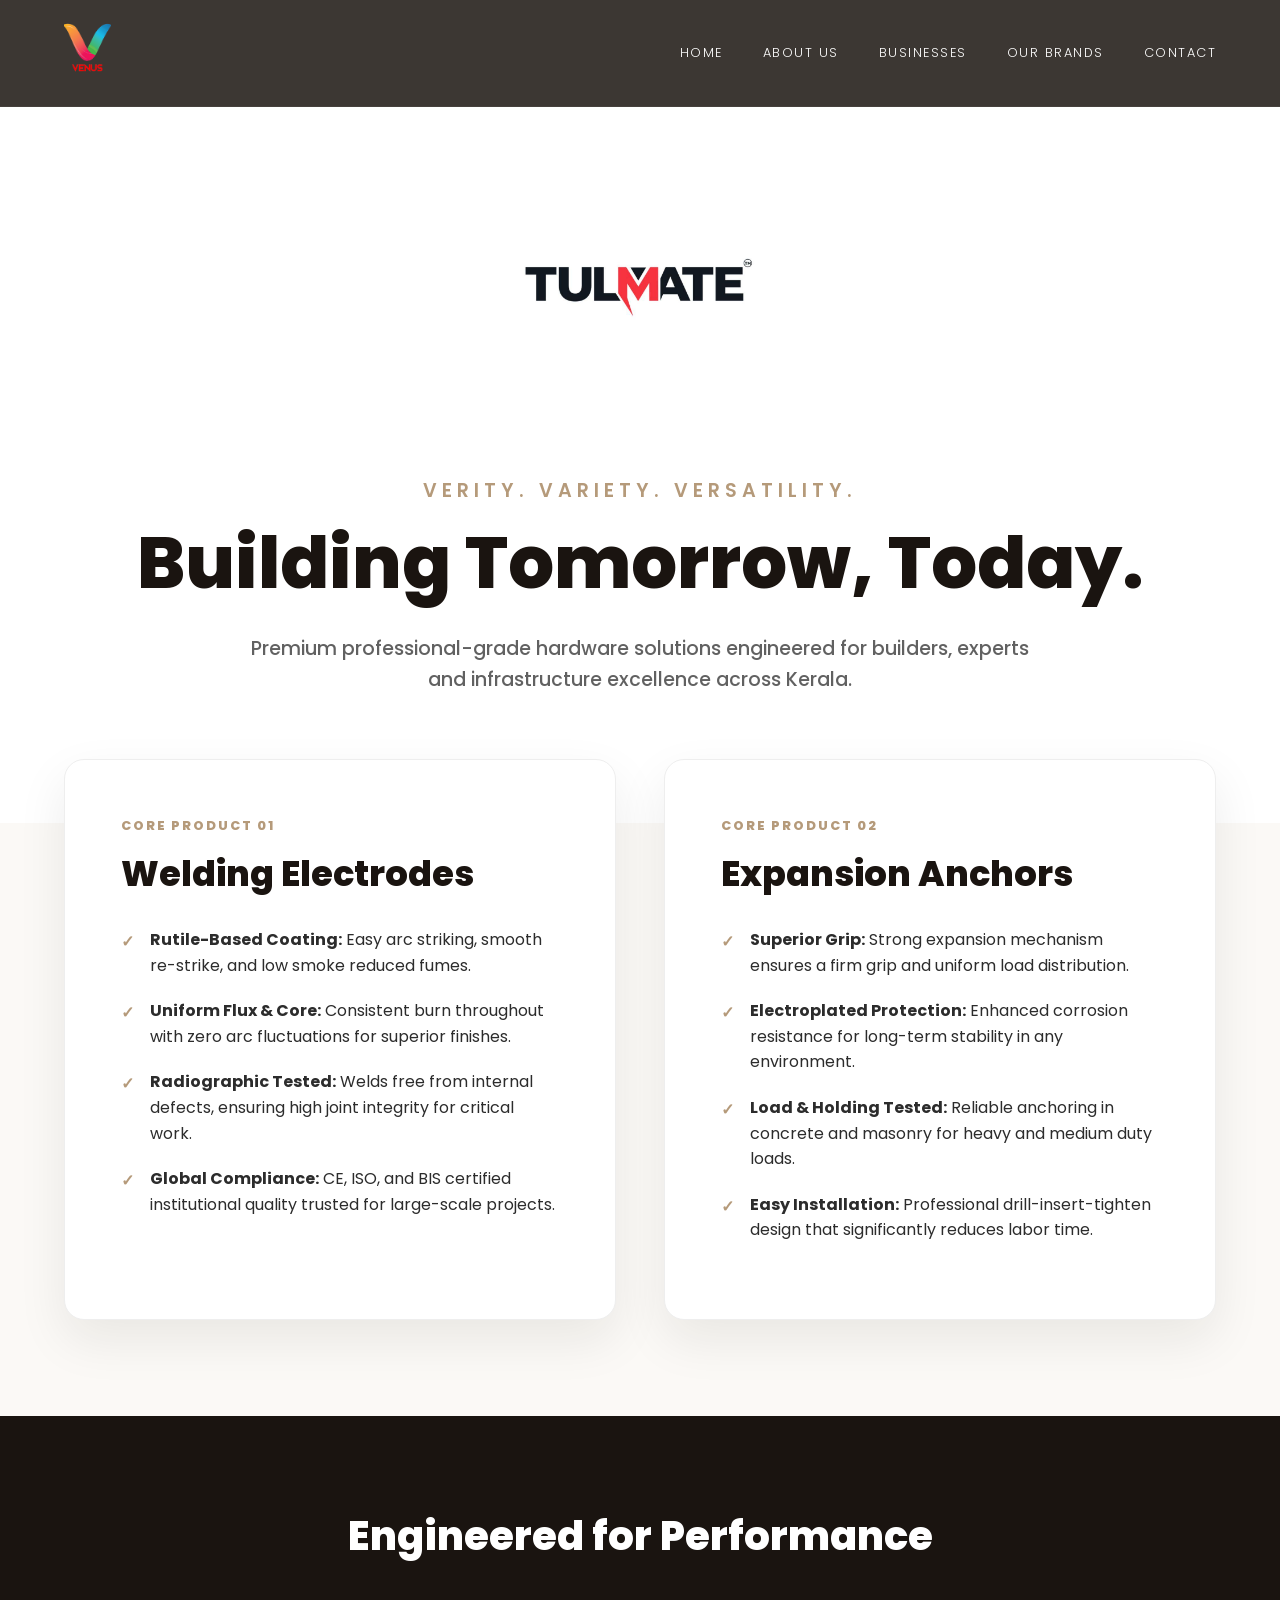
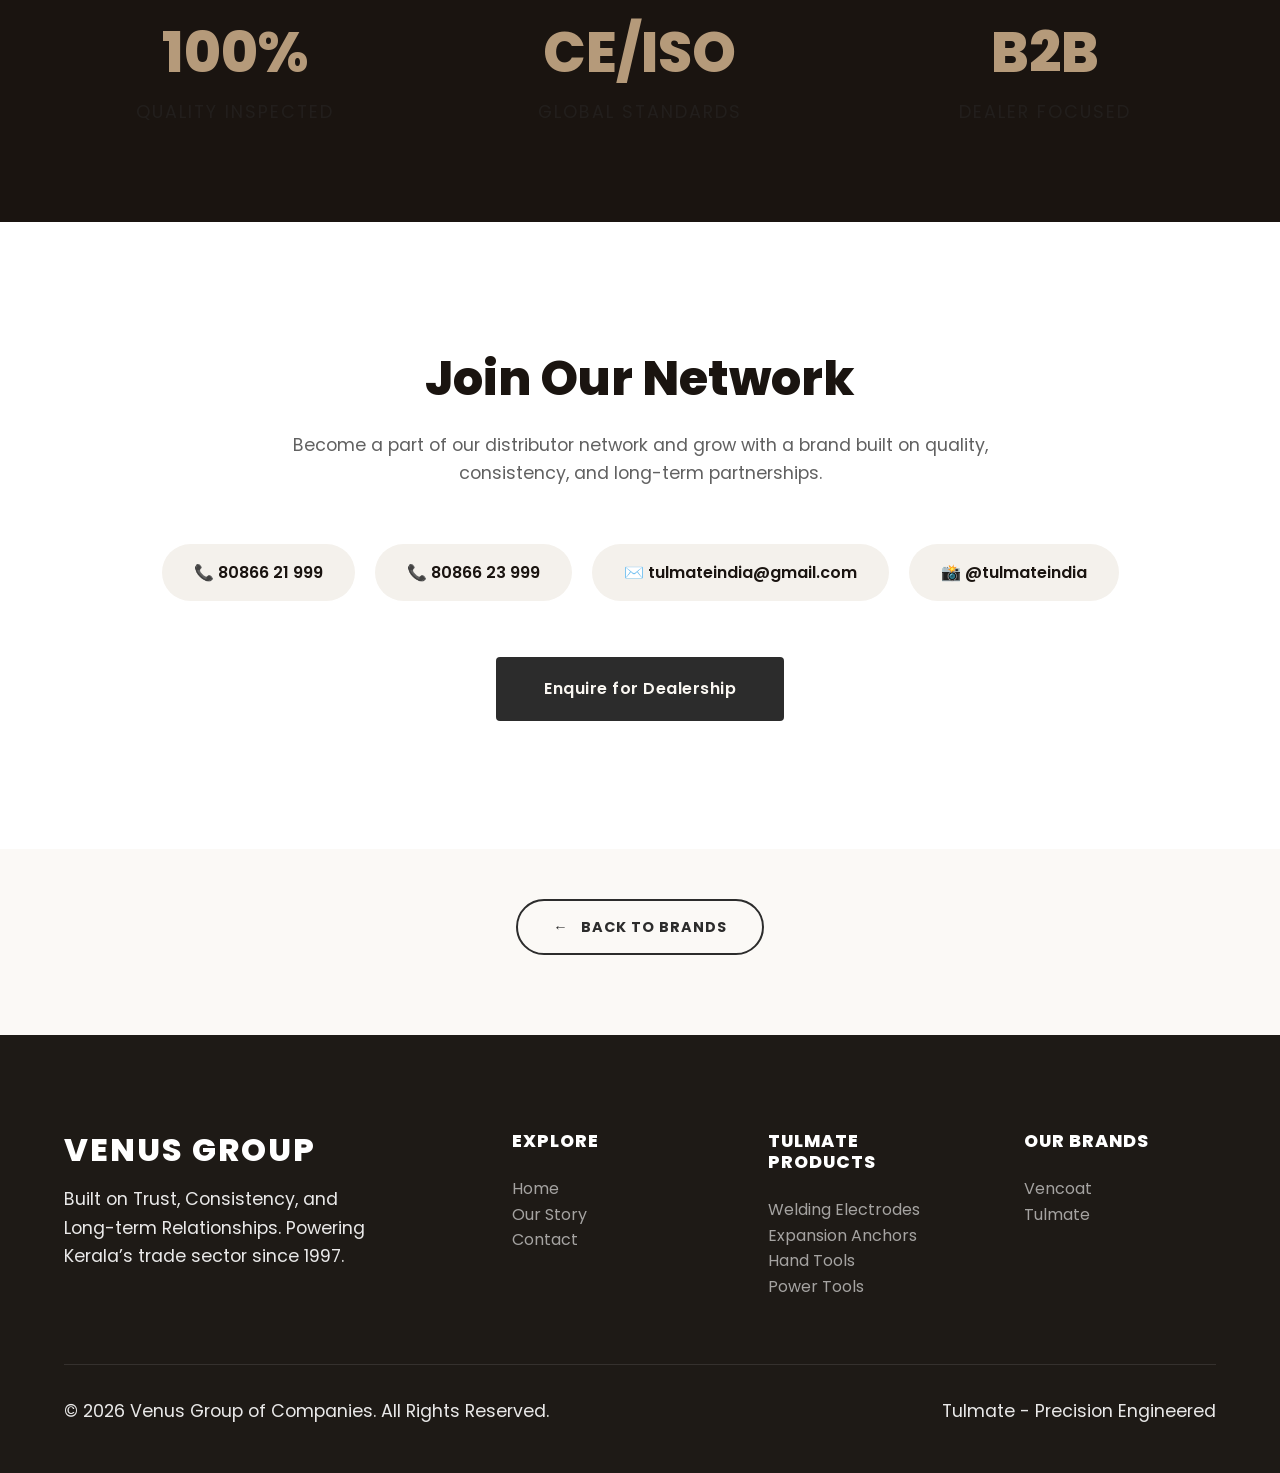
<file: tulmate.html>
<!DOCTYPE html>
<html lang="en">
<head>
    <meta charset="UTF-8">
    <meta name="viewport" content="width=device-width, initial-scale=1.0">
    <!-- Primary Meta Tags -->
    <title>Tulmate | Premium Hardware & Tools</title>
    <meta name="title" content="Tulmate | Premium Hardware & Tools">
    <meta name="description" content="Tulmate delivers professional-grade hardware solutions. Discover our CE/ISO certified welding electrodes and superior expansion anchors for Kerala's builders.">

    <!-- Open Graph / Facebook -->
    <meta property="og:type" content="website">
    <meta property="og:url" content="https://www.venusgp.com/tulmate.html">
    <meta property="og:title" content="Tulmate | Premium Hardware & Tools">
    <meta property="og:description" content="Tulmate delivers professional-grade hardware solutions. Discover our CE/ISO certified welding electrodes and superior expansion anchors for Kerala's builders.">
    <meta property="og:image" content="https://www.venusgp.com/images/favicon-512x512.png">

    <!-- Twitter -->
    <meta property="twitter:card" content="summary_large_image">
    <meta property="twitter:url" content="https://www.venusgp.com/tulmate.html">
    <meta property="twitter:title" content="Tulmate | Premium Hardware & Tools">
    <meta property="twitter:description" content="Tulmate delivers professional-grade hardware solutions. Discover our CE/ISO certified welding electrodes and superior expansion anchors for Kerala's builders.">
    <meta property="twitter:image" content="https://www.venusgp.com/images/favicon-512x512.png">

    <!-- Favicon & SEO Icons -->
    <link rel="apple-touch-icon" sizes="180x180" href="images/apple-touch-icon.png">
    <link rel="icon" type="image/png" sizes="32x32" href="images/favicon-32x32.png">
    <link rel="icon" type="image/png" sizes="16x16" href="images/favicon-16x16.png">
    <link rel="manifest" href="site.webmanifest">
    <link rel="shortcut icon" href="favicon.ico">
    <meta name="msapplication-TileColor" content="#1e1a16">
    <meta name="theme-color" content="#1e1a16">

    <link rel="preconnect" href="https://fonts.googleapis.com">
    <link rel="preconnect" href="https://fonts.gstatic.com" crossorigin>
    <link href="https://fonts.googleapis.com/css2?family=Poppins:wght@300;400;600;800&display=swap" rel="stylesheet">
    <link rel="stylesheet" href="style.css?v=12.0">
    <style>
        :root {
            --brand-dark: #1A1410;
            --brand-accent: #B59A7A;
        }

        body {
            background-color: #fbf9f6;
        }

        .tulmate-hero {
            background: #ffffff;
            padding: 12rem 0 8rem;
            color: var(--brand-dark);
            text-align: center;
        }

        .brand-logo-large {
            height: 120px;
            margin-bottom: 2rem;
        }

        .tagline-banner {
            font-size: 1.2rem;
            text-transform: uppercase;
            letter-spacing: 5px;
            color: var(--brand-accent);
            margin-bottom: 1rem;
            font-weight: 600;
        }

        .product-grid {
            display: grid;
            grid-template-columns: repeat(auto-fit, minmax(350px, 1fr));
            gap: 3rem;
            margin-top: -4rem;
            position: relative;
            z-index: 10;
        }

        .product-card {
            background: white;
            border-radius: 20px;
            padding: 3.5rem;
            box-shadow: 0 20px 50px rgba(26, 20, 16, 0.08);
            border: 1px solid #eee;
            transition: transform 0.3s ease;
        }

        .product-card:hover {
            transform: translateY(-10px);
        }

        .product-icon {
            font-size: 3rem;
            margin-bottom: 1.5rem;
            color: var(--brand-dark);
        }

        .feature-item {
            display: flex;
            align-items: flex-start;
            gap: 1rem;
            margin-bottom: 1.25rem;
            text-align: left;
        }

        .check-mark {
            color: var(--brand-accent);
            font-weight: 800;
            margin-top: 2px;
        }

        .stats-banner {
            background: var(--brand-dark);
            color: white;
            padding: 6rem 0;
            margin-top: 6rem;
            text-align: center;
        }

        .join-section {
            padding: 8rem 0;
            background: #fff;
            text-align: center;
        }

        .contact-pill {
            display: inline-flex;
            align-items: center;
            gap: 1rem;
            background: #f4f1ec;
            padding: 1rem 2rem;
            border-radius: 50px;
            margin: 0.5rem;
            font-weight: 600;
            color: var(--brand-dark);
        }

        @media (max-width: 768px) {
            .product-grid {
                margin-top: 2rem;
                padding: 0 1rem;
            }
            .product-card {
                padding: 2rem;
            }
        }
    </style>
</head>
<body>
    <header class="navbar">
        <div class="container nav-container">
            <div class="logo">
                <a href="index.html" style="display: inline-flex; align-items: center; height: 55px;">
                    <img src="images/venus_logo.png" alt="Venus Group Logo" style="height: 100%; width: auto; object-fit: contain;">
                </a>
            </div>
            <button class="hamburger" id="hamburger-btn" aria-label="Toggle menu">
                <span></span><span></span><span></span>
            </button>
            <nav class="nav-links" id="nav-links">
                <a href="index.html">Home</a>
                <a href="about.html">About Us</a>
                <a href="index.html#verticals">Businesses</a>
                <a href="index.html#brands">Our Brands</a>
                <a href="index.html#contact">Contact</a>
            </nav>
        </div>
    </header>

    <main>
        <!-- Hero Section -->
        <section class="tulmate-hero">
            <div class="container">
                <div style="display: flex; align-items: center; justify-content: center; margin-bottom: 2rem;">
                    <img src="images/tulmatelogo(1).jpeg" alt="Tulmate Logo" class="brand-logo-large" style="height: 220px; width: auto; max-width: 100%; object-fit: contain; clip-path: inset(0 3%);">
                </div>
                <div class="tagline-banner">Verity. Variety. Versatility.</div>
                <h1 style="font-size: clamp(2.5rem, 6vw, 4.5rem); line-height: 1.1; margin-bottom: 2rem;">Building Tomorrow, Today.</h1>
                <p style="max-width: 800px; margin: 0 auto; font-size: 1.2rem; opacity: 1; font-weight: 500;">
                    Premium professional-grade hardware solutions engineered for builders, experts and infrastructure excellence across Kerala.
                </p>
            </div>
        </section>

        <!-- Product Core Offerings -->
        <section class="container">
            <div class="product-grid">
                <!-- Welding Electrodes -->
                <div class="product-card">
                    <div style="text-transform: uppercase; letter-spacing: 2px; color: var(--brand-accent); font-weight: 800; font-size: 0.8rem; margin-bottom: 1rem;">Core Product 01</div>
                    <h2 style="font-size: 2.2rem; margin-bottom: 2rem; color: var(--brand-dark);">Welding Electrodes</h2>
                    
                    <div class="feature-item">
                        <span class="check-mark">✓</span>
                        <div><strong>Rutile-Based Coating:</strong> Easy arc striking, smooth re-strike, and low smoke reduced fumes.</div>
                    </div>
                    <div class="feature-item">
                        <span class="check-mark">✓</span>
                        <div><strong>Uniform Flux & Core:</strong> Consistent burn throughout with zero arc fluctuations for superior finishes.</div>
                    </div>
                    <div class="feature-item">
                        <span class="check-mark">✓</span>
                        <div><strong>Radiographic Tested:</strong> Welds free from internal defects, ensuring high joint integrity for critical work.</div>
                    </div>
                    <div class="feature-item">
                        <span class="check-mark">✓</span>
                        <div><strong>Global Compliance:</strong> CE, ISO, and BIS certified institutional quality trusted for large-scale projects.</div>
                    </div>
                </div>

                <!-- Expansion Anchors -->
                <div class="product-card">
                    <div style="text-transform: uppercase; letter-spacing: 2px; color: var(--brand-accent); font-weight: 800; font-size: 0.8rem; margin-bottom: 1rem;">Core Product 02</div>
                    <h2 style="font-size: 2.2rem; margin-bottom: 2rem; color: var(--brand-dark);">Expansion Anchors</h2>
                    
                    <div class="feature-item">
                        <span class="check-mark">✓</span>
                        <div><strong>Superior Grip:</strong> Strong expansion mechanism ensures a firm grip and uniform load distribution.</div>
                    </div>
                    <div class="feature-item">
                        <span class="check-mark">✓</span>
                        <div><strong>Electroplated Protection:</strong> Enhanced corrosion resistance for long-term stability in any environment.</div>
                    </div>
                    <div class="feature-item">
                        <span class="check-mark">✓</span>
                        <div><strong>Load & Holding Tested:</strong> Reliable anchoring in concrete and masonry for heavy and medium duty loads.</div>
                    </div>
                    <div class="feature-item">
                        <span class="check-mark">✓</span>
                        <div><strong>Easy Installation:</strong> Professional drill-insert-tighten design that significantly reduces labor time.</div>
                    </div>
                </div>
            </div>
        </section>

        <!-- Stats Section -->
        <section class="stats-banner">
            <div class="container">
                <h2 style="font-size: 2.5rem; margin-bottom: 3rem;">Engineered for Performance</h2>
                <div style="display: grid; grid-template-columns: repeat(auto-fit, minmax(200px, 1fr)); gap: 4rem;">
                    <div>
                        <div style="font-size: 3.5rem; font-weight: 800; color: var(--brand-accent);">100%</div>
                        <p style="opacity: 0.6; text-transform: uppercase; letter-spacing: 2px;">Quality Inspected</p>
                    </div>
                    <div>
                        <div style="font-size: 3.5rem; font-weight: 800; color: var(--brand-accent);">CE/ISO</div>
                        <p style="opacity: 0.6; text-transform: uppercase; letter-spacing: 2px;">Global Standards</p>
                    </div>
                    <div>
                        <div style="font-size: 3.5rem; font-weight: 800; color: var(--brand-accent);">B2B</div>
                        <p style="opacity: 0.6; text-transform: uppercase; letter-spacing: 2px;">Dealer Focused</p>
                    </div>
                </div>
            </div>
        </section>

        <!-- Join Network -->
        <section class="join-section">
            <div class="container">
                <h2 style="font-size: 3rem; margin-bottom: 1.5rem; color: var(--brand-dark);">Join Our Network</h2>
                <p style="max-width: 700px; margin: 0 auto 3rem; font-size: 1.1rem;">
                    Become a part of our distributor network and grow with a brand built on quality, consistency, and long-term partnerships.
                </p>
                <div style="margin-top: 3rem;">
                    <a href="tel:8086621999" class="contact-pill" style="text-decoration: none;">📞 80866 21 999</a>
                    <a href="tel:8086623999" class="contact-pill" style="text-decoration: none;">📞 80866 23 999</a>
                    <a href="mailto:tulmateindia@gmail.com" class="contact-pill" style="text-decoration: none;">✉️ tulmateindia@gmail.com</a>
                    <a href="https://www.instagram.com/tulmateindia" target="_blank" class="contact-pill" style="text-decoration: none;">📸 @tulmateindia</a>
                </div>
                <a href="index.html#contact" class="btn-primary" style="margin-top: 3rem; padding: 1.2rem 3rem;">Enquire for Dealership</a>
            </div>
        </section>
        <!-- Back Navigation -->
        <div class="back-nav">
            <a href="index.html#brands" class="back-link">
                <span>&larr;</span> Back to Brands
            </a>
        </div>
    </main>

    <footer data-theme="dark">
        <div class="container footer-grid">
            <div class="footer-brand">
                <h2>VENUS GROUP</h2>
                <p>Built on Trust, Consistency, and Long-term Relationships. Powering Kerala’s trade sector since 1997.</p>
            </div>
            <div class="footer-col">
                <h4>Explore</h4>
                <ul>
                    <li><a href="index.html">Home</a></li>
                    <li><a href="about.html">Our Story</a></li>
                    <li><a href="index.html#contact">Contact</a></li>
                </ul>
            </div>
            <div class="footer-col">
                <h4>Tulmate Products</h4>
                <ul>
                    <li><a href="#">Welding Electrodes</a></li>
                    <li><a href="#">Expansion Anchors</a></li>
                    <li><a href="#">Hand Tools</a></li>
                    <li><a href="#">Power Tools</a></li>
                </ul>
            </div>
            <div class="footer-col">
                <h4>Our Brands</h4>
                <ul>
                    <li><a href="index.html#brands">Vencoat</a></li>
                    <li><a href="tulmate.html">Tulmate</a></li>
                </ul>
            </div>

        </div>
        <div class="container footer-bottom">
            <p>&copy; 2026 Venus Group of Companies. All Rights Reserved.</p>
            <p>Tulmate - Precision Engineered</p>
        </div>
    </footer>

    <script src="script.js?v=4.0"></script>
</body>
</html>
</file>
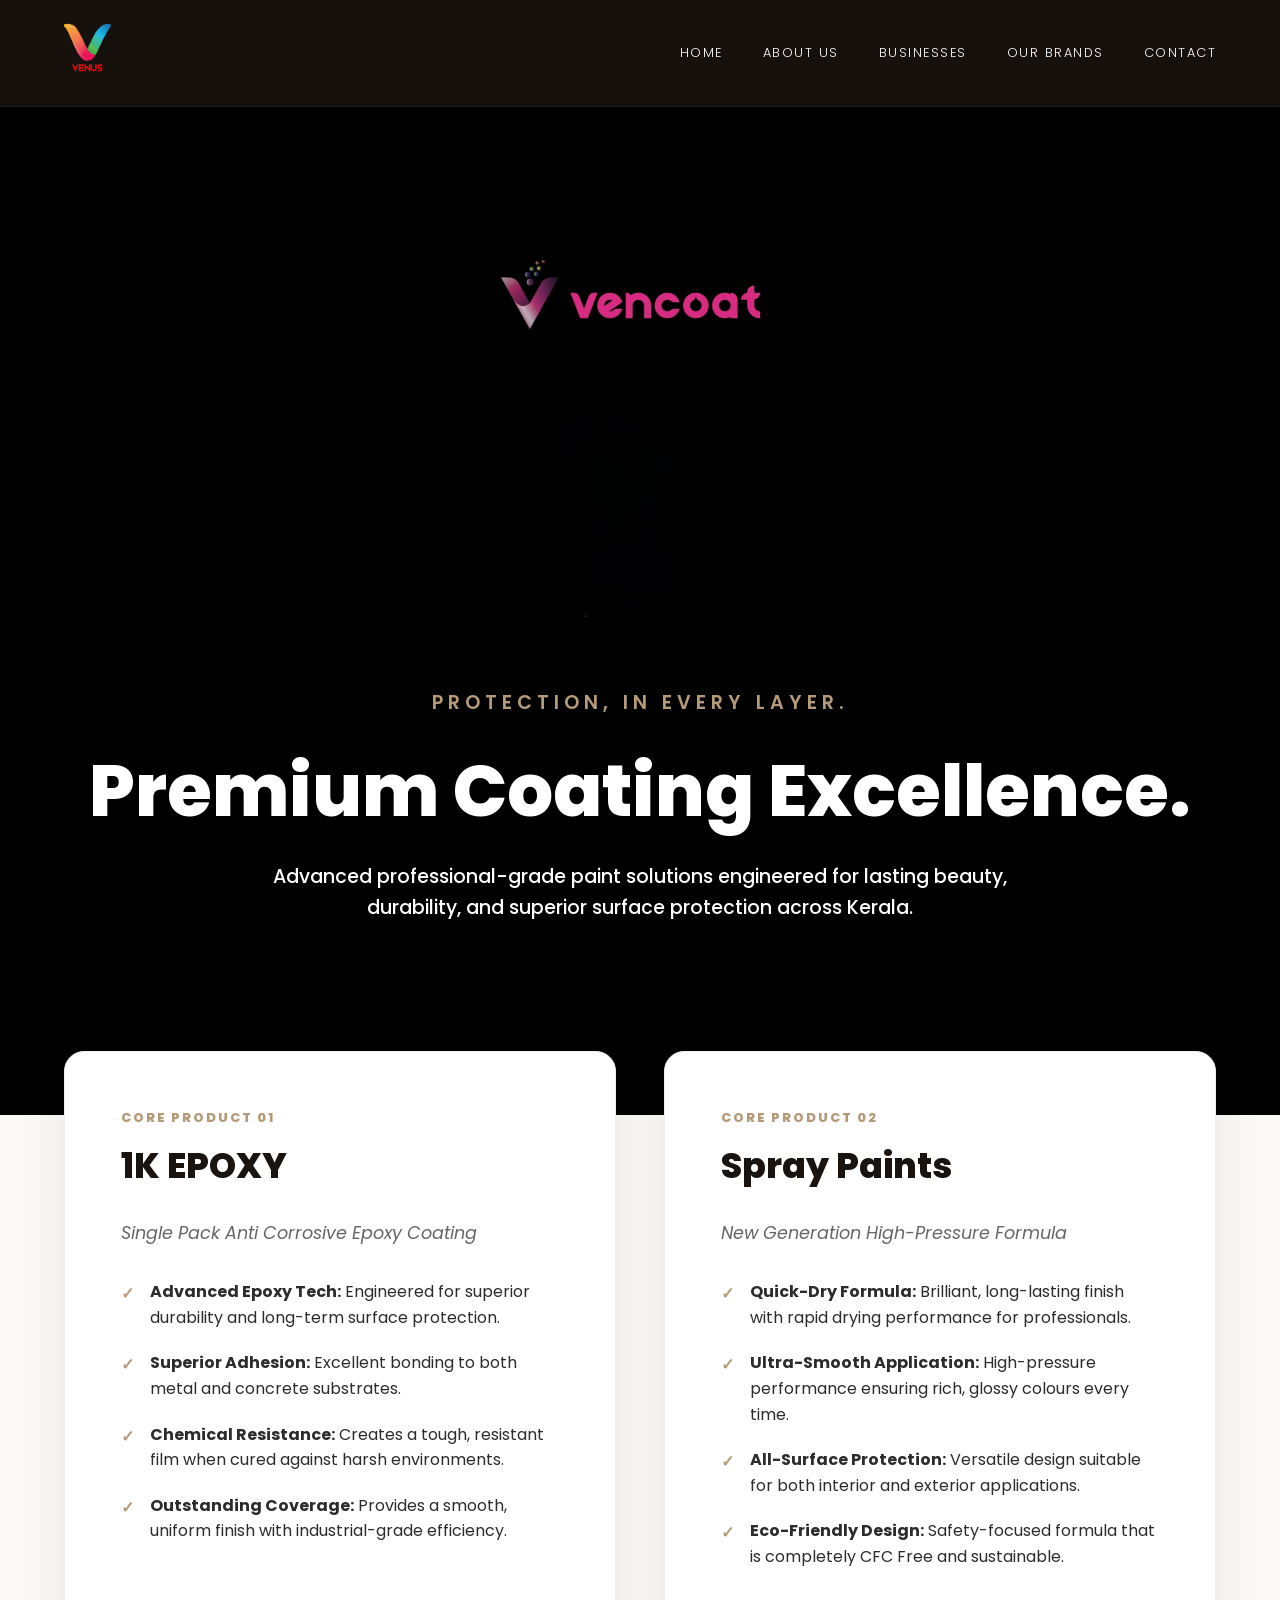
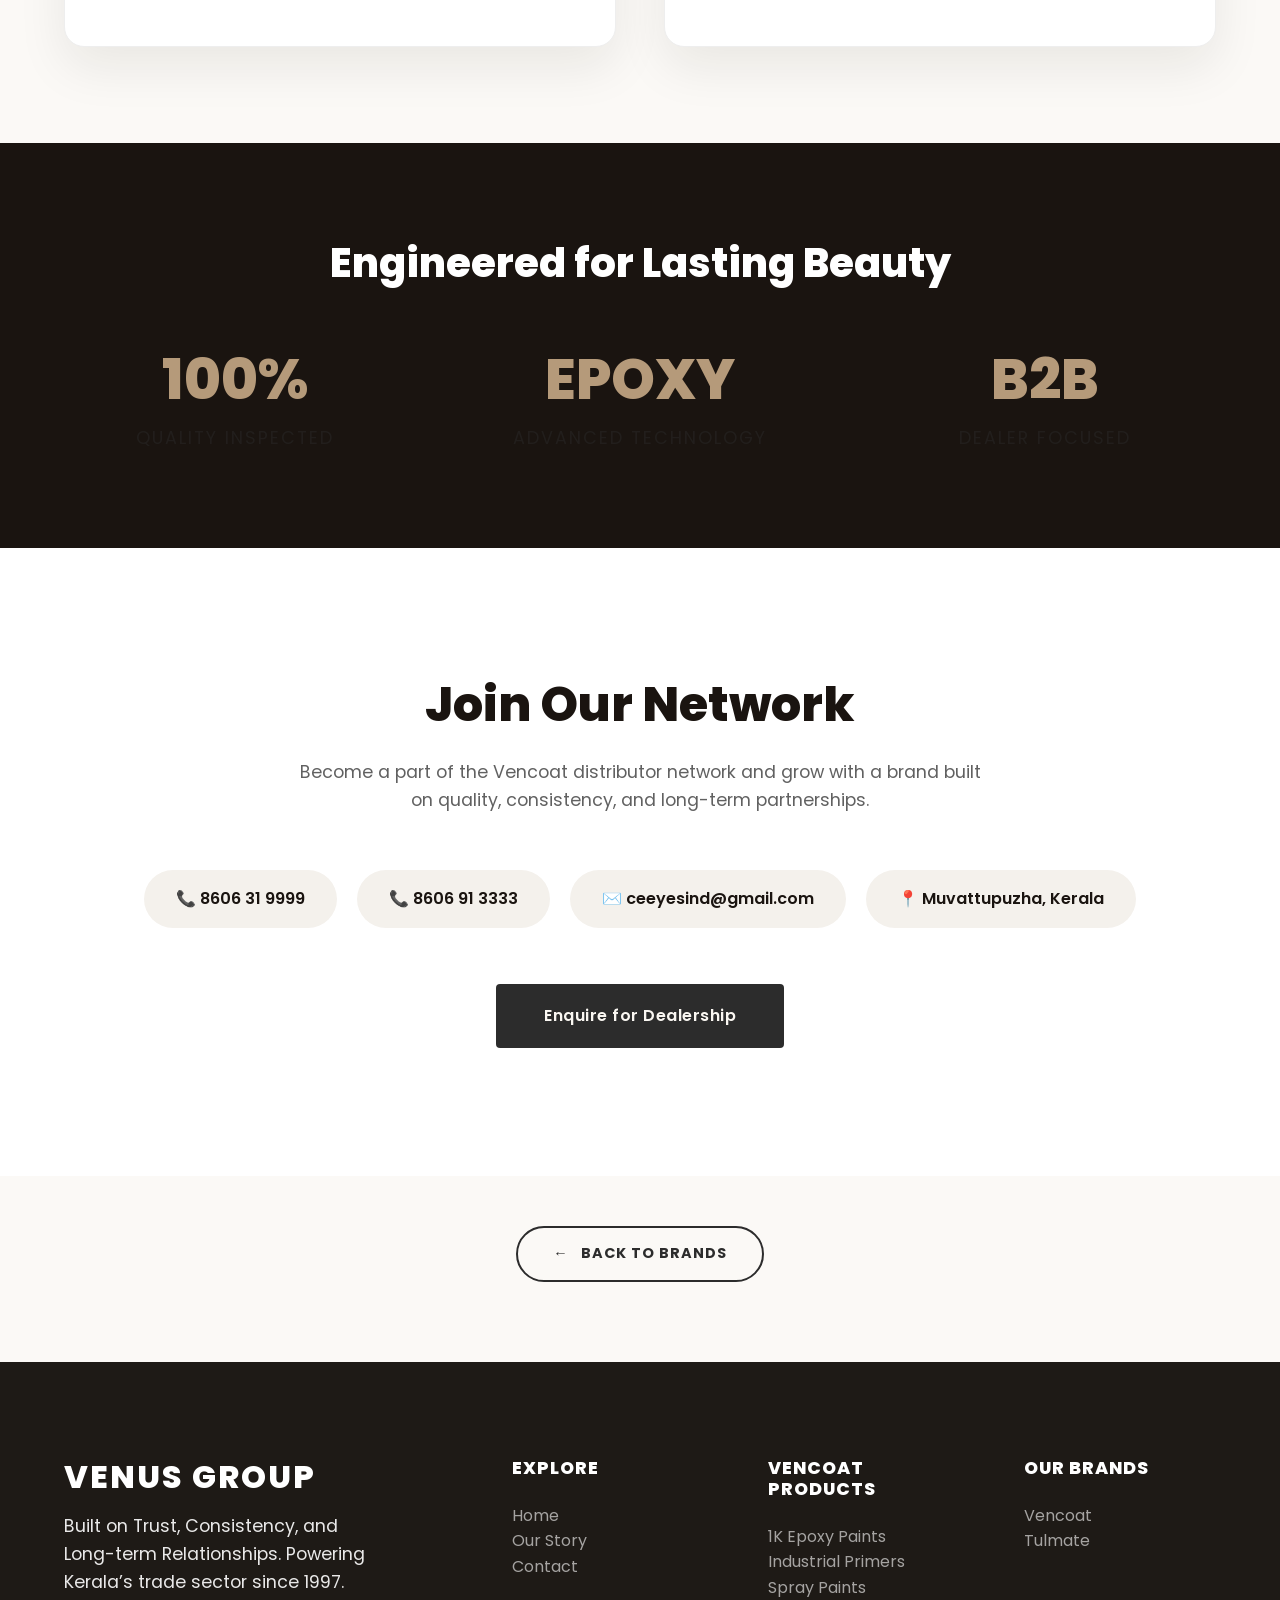
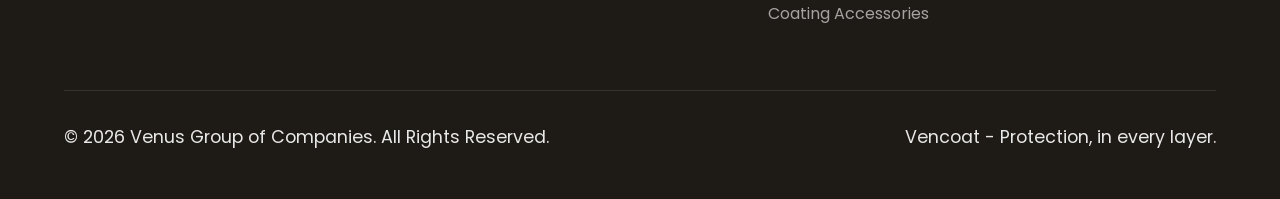
<file: vencoat.html>
<!DOCTYPE html>
<html lang="en">
<head>
    <meta charset="UTF-8">
    <meta name="viewport" content="width=device-width, initial-scale=1.0">
    <!-- Primary Meta Tags -->
    <title>Vencoat | Premium Epoxy & Spray Paints</title>
    <meta name="title" content="Vencoat | Premium Epoxy & Spray Paints">
    <meta name="description" content="Vencoat offers advanced professional-grade paint solutions. Experience superior surface protection with our 1K Epoxy and high-pressure spray paints across Kerala.">

    <!-- Open Graph / Facebook -->
    <meta property="og:type" content="website">
    <meta property="og:url" content="https://www.venusgp.com/vencoat.html">
    <meta property="og:title" content="Vencoat | Premium Epoxy & Spray Paints">
    <meta property="og:description" content="Vencoat offers advanced professional-grade paint solutions. Experience superior surface protection with our 1K Epoxy and high-pressure spray paints across Kerala.">
    <meta property="og:image" content="https://www.venusgp.com/images/favicon-512x512.png">

    <!-- Twitter -->
    <meta property="twitter:card" content="summary_large_image">
    <meta property="twitter:url" content="https://www.venusgp.com/vencoat.html">
    <meta property="twitter:title" content="Vencoat | Premium Epoxy & Spray Paints">
    <meta property="twitter:description" content="Vencoat offers advanced professional-grade paint solutions. Experience superior surface protection with our 1K Epoxy and high-pressure spray paints across Kerala.">
    <meta property="twitter:image" content="https://www.venusgp.com/images/favicon-512x512.png">

    <!-- Favicon & SEO Icons -->
    <link rel="apple-touch-icon" sizes="180x180" href="images/apple-touch-icon.png">
    <link rel="icon" type="image/png" sizes="32x32" href="images/favicon-32x32.png">
    <link rel="icon" type="image/png" sizes="16x16" href="images/favicon-16x16.png">
    <link rel="manifest" href="site.webmanifest">
    <link rel="shortcut icon" href="favicon.ico">
    <meta name="msapplication-TileColor" content="#1e1a16">
    <meta name="theme-color" content="#1e1a16">

    <link rel="preconnect" href="https://fonts.googleapis.com">
    <link rel="preconnect" href="https://fonts.gstatic.com" crossorigin>
    <link href="https://fonts.googleapis.com/css2?family=Poppins:wght@300;400;600;800&display=swap" rel="stylesheet">
    <link rel="stylesheet" href="style.css?v=12.0">
    <style>
        :root {
            --brand-dark: #1A1410;
            --brand-accent: #B59A7A;
            --paint-accent: #D4AF37; /* A subtle gold for the brand */
        }

        body {
            background-color: #fbf9f6;
        }

        .vencoat-hero {
            background: #000;
            padding: 15rem 0 12rem;
            color: white;
            text-align: center;
        }

        .brand-text-large {
            font-size: 5rem;
            font-weight: 800;
            margin-bottom: 1rem;
            letter-spacing: 8px;
            color: white;
            text-transform: uppercase;
        }

        .tagline-banner {
            font-size: 1.2rem;
            text-transform: uppercase;
            letter-spacing: 5px;
            color: var(--brand-accent);
            margin-bottom: 2rem;
            font-weight: 600;
        }

        .product-grid {
            display: grid;
            grid-template-columns: repeat(auto-fit, minmax(350px, 1fr));
            gap: 3rem;
            margin-top: -4rem;
            position: relative;
            z-index: 10;
        }

        .product-card {
            background: white;
            border-radius: 20px;
            padding: 3.5rem;
            box-shadow: 0 20px 50px rgba(26, 20, 16, 0.08);
            border: 1px solid #eee;
            transition: transform 0.3s ease;
        }

        .product-card:hover {
            transform: translateY(-10px);
        }

        .product-icon {
            font-size: 3rem;
            margin-bottom: 1.5rem;
            color: var(--brand-dark);
        }

        .feature-item {
            display: flex;
            align-items: flex-start;
            gap: 1rem;
            margin-bottom: 1.25rem;
            text-align: left;
        }

        .check-mark {
            color: var(--brand-accent);
            font-weight: 800;
            margin-top: 2px;
        }

        .stats-banner {
            background: var(--brand-dark);
            color: white;
            padding: 6rem 0;
            margin-top: 6rem;
            text-align: center;
        }

        .join-section {
            padding: 8rem 0;
            background: #fff;
            text-align: center;
        }

        .contact-pill {
            display: inline-flex;
            align-items: center;
            gap: 1rem;
            background: #f4f1ec;
            padding: 1rem 2rem;
            border-radius: 50px;
            margin: 0.5rem;
            font-weight: 600;
            color: var(--brand-dark);
        }

        @media (max-width: 768px) {
            .brand-text-large {
                font-size: 3rem;
                letter-spacing: 4px;
            }
            .product-grid {
                margin-top: 2rem;
                padding: 0 1rem;
            }
            .product-card {
                padding: 2rem;
            }
        }
    </style>
</head>
<body>
    <header class="navbar">
        <div class="container nav-container">
            <div class="logo">
                <a href="index.html" style="display: inline-flex; align-items: center; height: 55px;">
                    <img src="images/venus_logo.png" alt="Venus Group Logo" style="height: 100%; width: auto; object-fit: contain;">
                </a>
            </div>
            <button class="hamburger" id="hamburger-btn" aria-label="Toggle menu">
                <span></span><span></span><span></span>
            </button>
            <nav class="nav-links" id="nav-links">
                <a href="index.html">Home</a>
                <a href="about.html">About Us</a>
                <a href="index.html#verticals">Businesses</a>
                <a href="index.html#brands">Our Brands</a>
                <a href="index.html#contact">Contact</a>
            </nav>
        </div>
    </header>

    <main>
        <section class="vencoat-hero">
            <div class="container">
                <div style="display: flex; justify-content: center; margin-bottom: 3rem;">
                    <img src="images/vencoatlogoorg.jpeg" alt="Vencoat Logo" style="height: 400px; width: auto; max-width: 100%; object-fit: contain;">
                </div>
                <div class="tagline-banner">Protection, in every layer.</div>
                <h1 style="font-size: clamp(2.5rem, 6vw, 4.5rem); line-height: 1.1; margin-bottom: 2rem; text-shadow: 0 10px 40px rgba(0,0,0,0.6);">Premium Coating Excellence.</h1>
                <p style="max-width: 800px; margin: 0 auto; color: white; font-size: 1.2rem; text-shadow: 0 2px 15px rgba(0,0,0,0.8); font-weight: 500;">
                    Advanced professional-grade paint solutions engineered for lasting beauty, durability, and superior surface protection across Kerala.
                </p>
            </div>
        </section>

        <!-- Product Core Offerings -->
        <section class="container">
            <div class="product-grid">
                <!-- 1K Epoxy -->
                <div class="product-card">
                    <div style="text-transform: uppercase; letter-spacing: 2px; color: var(--brand-accent); font-weight: 800; font-size: 0.8rem; margin-bottom: 1rem;">Core Product 01</div>
                    <h2 style="font-size: 2.2rem; margin-bottom: 2rem; color: var(--brand-dark);">1K EPOXY</h2>
                    <p style="color: #666; margin-bottom: 2rem; font-style: italic;">Single Pack Anti Corrosive Epoxy Coating</p>
                    
                    <div class="feature-item">
                        <span class="check-mark">✓</span>
                        <div><strong>Advanced Epoxy Tech:</strong> Engineered for superior durability and long-term surface protection.</div>
                    </div>
                    <div class="feature-item">
                        <span class="check-mark">✓</span>
                        <div><strong>Superior Adhesion:</strong> Excellent bonding to both metal and concrete substrates.</div>
                    </div>
                    <div class="feature-item">
                        <span class="check-mark">✓</span>
                        <div><strong>Chemical Resistance:</strong> Creates a tough, resistant film when cured against harsh environments.</div>
                    </div>
                    <div class="feature-item">
                        <span class="check-mark">✓</span>
                        <div><strong>Outstanding Coverage:</strong> Provides a smooth, uniform finish with industrial-grade efficiency.</div>
                    </div>
                </div>

                <!-- Spray Paints -->
                <div class="product-card">
                    <div style="text-transform: uppercase; letter-spacing: 2px; color: var(--brand-accent); font-weight: 800; font-size: 0.8rem; margin-bottom: 1rem;">Core Product 02</div>
                    <h2 style="font-size: 2.2rem; margin-bottom: 2rem; color: var(--brand-dark);">Spray Paints</h2>
                    <p style="color: #666; margin-bottom: 2rem; font-style: italic;">New Generation High-Pressure Formula</p>
                    
                    <div class="feature-item">
                        <span class="check-mark">✓</span>
                        <div><strong>Quick-Dry Formula:</strong> Brilliant, long-lasting finish with rapid drying performance for professionals.</div>
                    </div>
                    <div class="feature-item">
                        <span class="check-mark">✓</span>
                        <div><strong>Ultra-Smooth Application:</strong> High-pressure performance ensuring rich, glossy colours every time.</div>
                    </div>
                    <div class="feature-item">
                        <span class="check-mark">✓</span>
                        <div><strong>All-Surface Protection:</strong> Versatile design suitable for both interior and exterior applications.</div>
                    </div>
                    <div class="feature-item">
                        <span class="check-mark">✓</span>
                        <div><strong>Eco-Friendly Design:</strong> Safety-focused formula that is completely CFC Free and sustainable.</div>
                    </div>
                </div>
            </div>
        </section>

        <!-- Stats Section -->
        <section class="stats-banner">
            <div class="container">
                <h2 style="font-size: 2.5rem; margin-bottom: 3rem;">Engineered for Lasting Beauty</h2>
                <div style="display: grid; grid-template-columns: repeat(auto-fit, minmax(200px, 1fr)); gap: 4rem;">
                    <div>
                        <div style="font-size: 3.5rem; font-weight: 800; color: var(--brand-accent);">100%</div>
                        <p style="opacity: 0.6; text-transform: uppercase; letter-spacing: 2px;">Quality Inspected</p>
                    </div>
                    <div>
                        <div style="font-size: 3.5rem; font-weight: 800; color: var(--brand-accent);">EPOXY</div>
                        <p style="opacity: 0.6; text-transform: uppercase; letter-spacing: 2px;">Advanced Technology</p>
                    </div>
                    <div>
                        <div style="font-size: 3.5rem; font-weight: 800; color: var(--brand-accent);">B2B</div>
                        <p style="opacity: 0.6; text-transform: uppercase; letter-spacing: 2px;">Dealer Focused</p>
                    </div>
                </div>
            </div>
        </section>

        <!-- Join Network -->
        <section class="join-section">
            <div class="container">
                <h2 style="font-size: 3rem; margin-bottom: 1.5rem; color: var(--brand-dark);">Join Our Network</h2>
                <p style="max-width: 700px; margin: 0 auto 3rem; font-size: 1.1rem;">
                    Become a part of the Vencoat distributor network and grow with a brand built on quality, consistency, and long-term partnerships.
                </p>
                <div style="margin-top: 3rem;">
                    <a href="tel:8606319999" class="contact-pill" style="text-decoration: none;">📞 8606 31 9999</a>
                    <a href="tel:8606913333" class="contact-pill" style="text-decoration: none;">📞 8606 91 3333</a>
                    <a href="mailto:ceeyesind@gmail.com" class="contact-pill" style="text-decoration: none;">✉️ ceeyesind@gmail.com</a>
                    <div class="contact-pill">📍 Muvattupuzha, Kerala</div>
                </div>
                <a href="index.html#contact" class="btn-primary" style="margin-top: 3rem; padding: 1.2rem 3rem;">Enquire for Dealership</a>
            </div>
        </section>
        <!-- Back Navigation -->
        <div class="back-nav">
            <a href="index.html#brands" class="back-link">
                <span>&larr;</span> Back to Brands
            </a>
        </div>
    </main>

    <footer data-theme="dark">
        <div class="container footer-grid">
            <div class="footer-brand">
                <h2>VENUS GROUP</h2>
                <p>Built on Trust, Consistency, and Long-term Relationships. Powering Kerala’s trade sector since 1997.</p>
            </div>
            <div class="footer-col">
                <h4>Explore</h4>
                <ul>
                    <li><a href="index.html">Home</a></li>
                    <li><a href="about.html">Our Story</a></li>
                    <li><a href="index.html#contact">Contact</a></li>
                </ul>
            </div>
            <div class="footer-col">
                <h4>Vencoat Products</h4>
                <ul>
                    <li><a href="#">1K Epoxy Paints</a></li>
                    <li><a href="#">Industrial Primers</a></li>
                    <li><a href="#">Spray Paints</a></li>
                    <li><a href="#">Coating Accessories</a></li>
                </ul>
            </div>
            <div class="footer-col">
                <h4>Our Brands</h4>
                <ul>
                    <li><a href="vencoat.html">Vencoat</a></li>
                    <li><a href="tulmate.html">Tulmate</a></li>
                </ul>
            </div>

        </div>
        <div class="container footer-bottom">
            <p>&copy; 2026 Venus Group of Companies. All Rights Reserved.</p>
            <p>Vencoat - Protection, in every layer.</p>
        </div>
    </footer>

    <script src="script.js?v=4.0"></script>
</body>
</html>
</file>
<file: style.css>
/* ========== VENUS STYLE SYSTEM ========== */

@font-face {
    font-family: 'Posterama';
    src: url('[data-uri]') format('woff');
    font-weight: 400;
    font-style: normal;
}

@font-face {
    font-family: 'Posterama';
    src: url('[data-uri]') format('woff');
    font-weight: 700;
    font-style: normal;
}

/* --- Variables --- */
:root {
    --color-cyprus: #2C2C2C;
    --color-cyprus-light: #5A4A3A;
    --color-sand: #FAF7F2;
    --color-sand-alt: #EDE8DF;
    --color-white: #FFFFFF;
    --color-black: #1A1410;

    --font-primary: 'Poppins', sans-serif;

    --shadow-soft: 0 10px 30px rgba(44, 44, 44, 0.08);
    --shadow-hover: 0 20px 40px rgba(44, 44, 44, 0.14);

    --glass-bg: rgba(255, 252, 247, 0.65);
    --glass-border: rgba(237, 232, 223, 0.6);
    --glass-blur: blur(12px);

    --transition: all 0.3s cubic-bezier(0.25, 0.8, 0.25, 1);
}

/* --- Base & Reset --- */
* {
    margin: 0;
    padding: 0;
    box-sizing: border-box;
}

ul,
li {
    list-style: none;
    padding: 0;
    margin: 0;
}

html {
    scroll-behavior: smooth;
}

body {
    font-family: var(--font-primary);
    background-color: var(--color-sand);
    color: var(--color-cyprus);
    line-height: 1.6;
    overflow-x: hidden;
}

img {
    max-width: 100%;
    height: auto;
    display: block;
}

.container {
    width: 90%;
    max-width: 1200px;
    margin: 0 auto;
}

h1,
h2,
h3,
h4 {
    font-weight: 800;
    line-height: 1.2;
}

/* --- Typography --- */
h1 {
    font-size: clamp(2.5rem, 5vw, 4rem);
    margin-bottom: 1rem;
}

h2 {
    font-size: clamp(2rem, 4vw, 3rem);
    margin-bottom: 1.5rem;
}

h3 {
    font-size: 1.5rem;
    margin-bottom: 1rem;
}

p {
    font-size: 1.1rem;
    color: rgba(44, 44, 44, 0.75);
}

/* --- Buttons --- */
a {
    text-decoration: none;
    font-weight: 600;
    transition: var(--transition);
}

.btn-primary,
.btn-secondary,
.btn-primary-outline {
    display: inline-block;
    padding: 0.8rem 1.8rem;
    border-radius: 4px;
    font-size: 1rem;
    letter-spacing: 0.5px;
}

.btn-primary {
    background-color: var(--color-cyprus);
    color: var(--color-sand);
}

.btn-primary:hover {
    background-color: var(--color-cyprus-light);
    transform: translateY(-2px);
}

.btn-secondary {
    background-color: var(--color-white);
    color: var(--color-cyprus);
    box-shadow: var(--shadow-soft);
}

.btn-secondary:hover {
    box-shadow: var(--shadow-hover);
    transform: translateY(-2px);
}

.btn-primary-outline {
    border: 2px solid var(--color-cyprus);
    color: var(--color-cyprus);
}

.btn-primary-outline:hover {
    background-color: var(--color-cyprus);
    color: var(--color-sand);
}

.btn-primary-text {
    color: var(--color-cyprus);
    font-weight: 800;
    font-size: 1.2rem;
    border-bottom: 2px solid transparent;
}

.btn-primary-text:hover {
    border-bottom-color: var(--color-cyprus);
}

.btn-mini {
    background: var(--color-cyprus);
    color: var(--color-sand);
    border: none;
    padding: 0.4rem 0.8rem;
    border-radius: 4px;
    cursor: pointer;
    font-family: inherit;
    font-weight: 600;
    transition: var(--transition);
}

.btn-mini:hover {
    background: var(--color-cyprus-light);
}

.back-nav {
    margin: 50px auto;
    text-align: center;
    padding-bottom: 30px;
}

.back-link {
    display: inline-flex;
    align-items: center;
    gap: 12px;
    color: var(--color-cyprus);
    text-decoration: none;
    font-weight: 700;
    padding: 0.9rem 2.2rem;
    border: 2px solid var(--color-cyprus);
    border-radius: 50px;
    transition: all 0.3s cubic-bezier(0.25, 0.8, 0.25, 1);
    font-size: 0.9rem;
    text-transform: uppercase;
    letter-spacing: 1px;
}

.back-link:hover {
    background: var(--color-cyprus);
    color: var(--color-sand);
    transform: translateX(-5px);
}

/* --- Navbar (Travel Version) --- */
.navbar {
    position: fixed;
    top: 0;
    width: 100%;
    padding: 1.25rem 0;
    z-index: 1000;
    background: rgba(26, 20, 16, 0.85) !important;
    backdrop-filter: blur(12px) !important;
    -webkit-backdrop-filter: blur(12px) !important;
    border-bottom: 1px solid rgba(255, 255, 255, 0.05);
    transition: all 0.4s ease;
}

.nav-container {
    display: flex;
    justify-content: space-between;
    align-items: center;
}

.navbar.travel-nav {
    background: linear-gradient(to bottom, rgba(0, 0, 0, 0.6), transparent);
}

.nav-links {
    display: flex;
    gap: 2.5rem;
    align-items: center;
}

.navbar .logo {
    color: var(--color-white);
    letter-spacing: 2px;
    font-size: 1.4rem;
}

.navbar .nav-links a {
    color: var(--color-white);
    font-weight: 300;
    text-transform: uppercase;
    font-size: 0.8rem;
    letter-spacing: 1.5px;
}

.navbar .logo,
.navbar .nav-links a {
    transition: color 0.5s ease;
}

.nav-dark-text {
    background: rgba(250, 247, 242, 0.9) !important;
    border-bottom: 1px solid rgba(44, 44, 44, 0.05);
}

.nav-dark-text .logo {
    color: var(--color-cyprus) !important;
}

.nav-dark-text .nav-links a {
    color: var(--color-cyprus) !important;
}

.nav-dark-text.travel-nav {
    background: linear-gradient(to bottom, rgba(250, 247, 242, 0.55), transparent);
}

.icon-btn {
    background: none;
    border: none;
    color: inherit;
    cursor: pointer;
    padding: 5px;
    opacity: 0.8;
    transition: var(--transition);
}

.icon-btn:hover {
    opacity: 1;
}

/* --- Hamburger Button --- */
.hamburger {
    display: none;
    flex-direction: column;
    gap: 5px;
    background: none;
    border: none;
    cursor: pointer;
    padding: 5px;
    z-index: 1100;
}

.hamburger span {
    display: block;
    width: 24px;
    height: 2px;
    background: var(--color-white);
    border-radius: 2px;
    transition: all 0.3s ease;
}

.nav-dark-text .hamburger span {
    background: var(--color-cyprus);
}

.hamburger.open span:nth-child(1) {
    transform: translateY(7px) rotate(45deg);
}

.hamburger.open span:nth-child(2) {
    opacity: 0;
}

.hamburger.open span:nth-child(3) {
    transform: translateY(-7px) rotate(-45deg);
}

/* --- Globe Hero Section --- */
.globe-hero {
    background: url('images/associates backg.jpeg') center/cover no-repeat;
    height: 100vh;
    padding: 0;
    background-size: cover;
    background-position: center;
    transition: background-image 0.8s ease-in-out;
    position: relative;
}

.hero-bg-overlay {
    position: absolute;
    top: 0;
    left: 0;
    width: 100%;
    height: 100%;
    background: linear-gradient(to right, rgba(0, 0, 0, 0.6) 0%, rgba(0, 0, 0, 0.2) 50%, rgba(0, 0, 0, 0.6) 100%);
    z-index: 1;
}

.globe-hero-container {
    height: 100%;
    position: relative;
    z-index: 2;
    display: flex;
    flex-direction: column;
    justify-content: center;
    align-items: flex-start;
    /* Align to the left */
    padding-left: 0;
    /* Horizontal breathing room */
}

.hero-title {
    color: var(--color-white);
    font-family: 'Posterama', sans-serif !important;
    font-weight: 700 !important;
    text-transform: uppercase;
    font-size: clamp(3rem, 8vw, 6rem);
    line-height: 0.9;
    margin-bottom: 0.5rem;
    letter-spacing: 4px;
    /* Move more left */
    transition: var(--transition);
}

.hero-description {
    color: var(--color-white);
    opacity: 1; /* Increased from 0.8 for better contrast */
    max-width: 600px;
    font-size: 1.1rem; /* Increased from 0.95rem */
    margin-bottom: 2rem;
    line-height: 1.6;
    font-weight: 400; /* Increased from 300 */
    text-shadow: 0 2px 10px rgba(0, 0, 0, 0.5); /* Added for readability */
}

.hero-text-content {
    max-width: 800px;
    text-align: left;
    display: flex;
    flex-direction: column;
    align-items: flex-start;
    transform: translateY(-80px); /* Slightly less upward shift */
    margin-left: 0; /* Removed negative margin to prevent clipping */
}

.brand-v-pulse {
    position: absolute;
    left: 50%;
    top: 50px;
    transform: translateX(-50%);
    z-index: 10;
    pointer-events: none;
}

.location-tag {
    color: var(--color-white);
    text-transform: uppercase;
    letter-spacing: 4px;
    font-size: 0.9rem;
    display: block;
    margin-bottom: 1rem;
    opacity: 0.9;
}

.hero-title {
    color: var(--color-white);
    font-family: 'Posterama', sans-serif !important;
    font-weight: 700 !important;
    text-transform: uppercase;
    font-size: clamp(2.5rem, 6vw, 4.5rem);
    line-height: 0.9;
    margin-bottom: 0.5rem;
    letter-spacing: 4px;
    transition: var(--transition);
    text-shadow: 0 5px 15px rgba(0, 0, 0, 0.4); /* Added for punchy look */
}

.hero-subtitle {
    color: var(--color-white);
    opacity: 0.6;
    letter-spacing: 2px;
    font-size: 1rem;
    margin-bottom: 2rem;
    text-transform: uppercase;
}

.btn-discover {
    display: inline-block;
    padding: 1rem 2.5rem;
    background: var(--color-white);
    color: #000;
    font-weight: 600;
    text-transform: uppercase;
    font-size: 0.8rem;
    letter-spacing: 2px;
    transition: var(--transition);
}

.btn-discover:hover {
    background: rgba(255, 255, 255, 0.8);
    transform: translateX(5px);
}

.hero-actions {
    position: absolute;
    bottom: 8%; /* Slightly moved up from 5% for better framing */
    left: 4%; /* Added more left breathing room */
    z-index: 10;
}

/* --- Floating Destination Cards --- */
.floating-cards-wrapper {
    position: absolute;
    bottom: -8%;
    right: 0;
    display: flex;
    gap: 1.5rem;
    padding: 0 5%;
    z-index: 20;
}

.destination-card {
    width: 150px;
    height: 180px;
    background-size: cover;
    background-position: center;
    border-radius: 12px;
    position: relative;
    overflow: hidden;
    cursor: pointer;
    transition: all 0.8s cubic-bezier(0.25, 1, 0.5, 1);
    box-shadow: 0 10px 30px rgba(0, 0, 0, 0.3);
    opacity: 0.8;
}

.destination-card.active {
    width: 220px;
    height: 300px;
    opacity: 1;
    border: 2px solid var(--color-white);
    transform: translateY(-40px);
}

.destination-card:hover {
    opacity: 0.95;
}

.card-overlay {
    position: absolute;
    top: 0;
    left: 0;
    width: 100%;
    height: 100%;
    background: linear-gradient(to top, rgba(0, 0, 0, 0.8), transparent);
}

.card-content {
    position: absolute;
    bottom: 20px;
    left: 20px;
    right: 20px;
    width: auto !important;
    color: var(--color-white);
    /* Ensure space for content */
}

.card-tag {
    font-size: 0.7rem;
    text-transform: uppercase;
    letter-spacing: 2px;
    opacity: 0.7;
    display: block;
    width: 100%;
    white-space: normal;
}

.card-content h3 {
    font-family: 'Posterama', sans-serif !important;
    font-weight: 700 !important;
    text-transform: uppercase;
    font-size: 1rem; /* Slightly reduced base size */
    margin-top: 5px;
    line-height: 1.2;
    transition: var(--transition);
    white-space: normal;
    word-wrap: break-word;
}

.destination-card.active .card-content h3 {
    font-size: 1.4rem; /* Larger font only when active */
}

.destination-card:hover .card-content h3 {
    font-size: 1.8rem;
}

/* --- Pagination --- */
.hero-footer {
    position: absolute;
    bottom: 10%;
    left: 5%;
}

.pagination {
    display: flex;
    align-items: center;
    gap: 1.5rem;
    color: var(--color-white);
}

.curr-page {
    font-size: 2.5rem;
    font-weight: 800;
}

.pager-bar {
    width: 100px;
    height: 2px;
    background: rgba(255, 255, 255, 0.2);
    position: relative;
    overflow: hidden;
}

.pager-progress {
    position: absolute;
    top: 0;
    left: 0;
    width: 0%;
    height: 100%;
    background: var(--color-white);
}

.hero-fade {
    animation: heroFadeEffect 1s forwards;
}

@keyframes heroFadeEffect {
    from {
        opacity: 0.7;
        filter: blur(3px);
    }

    to {
        opacity: 1;
        filter: blur(0);
    }
}

.pager-bar::after {
    content: '';
    position: absolute;
    top: 0;
    left: 0;
    width: 40%;
    height: 100%;
    background: var(--color-white);
}

.total-pages {
    opacity: 0.5;
    font-size: 1rem;
    font-weight: 600;
}


/* --- Services Section --- */
.services {
    padding: 8rem 0;
    background-color: var(--color-white);
}

.section-header {
    margin-bottom: 4rem;
    max-width: 600px;
}

.section-header.center {
    margin: 0 auto 4rem;
    text-align: center;
}

.services-grid {
    display: grid;
    grid-template-columns: repeat(auto-fit, minmax(250px, 1fr));
    gap: 2rem;
}

.service-card {
    background: var(--color-sand);
    padding: 2.5rem 2rem;
    border-radius: 8px;
    text-align: left;
    transition: var(--transition);
    border: 1px solid transparent;
}

.service-card:hover {
    background: var(--color-white);
    box-shadow: var(--shadow-hover);
    border-color: var(--color-sand-alt);
    transform: translateY(-5px);
}

.service-card h3 {
    font-family: 'Posterama', sans-serif !important;
    font-weight: 700 !important;
    text-transform: uppercase;
    margin-bottom: 0.5rem;
}

.card-icon {
    font-size: 3rem;
    margin-bottom: 1.5rem;
}

.view-more {
    display: block;
    margin-top: 1.5rem;
    color: var(--color-cyprus);
    font-weight: 800;
    font-size: 0.9rem;
    text-transform: uppercase;
    letter-spacing: 1px;
    opacity: 0;
    transition: var(--transition);
    transform: translateX(-10px);
}

.service-card:hover .view-more {
    opacity: 1;
    transform: translateX(0);
}

.service-card {
    cursor: pointer;
}

/* --- About Section --- */
.about {
    padding: 8rem 0;
    background-color: var(--color-sand);
}

.about-container {
    display: flex;
    align-items: center;
    gap: 4rem;
}

.about-images {
    flex: 1;
    position: relative;
    height: 500px;
}

.float-img {
    position: absolute;
    width: 300px;
    top: 0;
    left: 0;
    aspect-ratio: 1 / 1;
    object-fit: cover;
    border-radius: 8px;
    box-shadow: var(--shadow-soft);
    z-index: 2;
    animation: float 6s ease-in-out infinite;
}

.float-img-alt {
    position: absolute;
    width: 300px;
    bottom: 0;
    right: 0;
    aspect-ratio: 1 / 1;
    object-fit: cover;
    border-radius: 8px;
    box-shadow: var(--shadow-hover);
    z-index: 1;
    animation: float 8s ease-in-out infinite reverse;
}

.about-text {
    flex: 1;
}

.lead-quote {
    font-size: 1.5rem;
    font-weight: 300;
    font-style: italic;
    margin-bottom: 2rem;
    color: var(--color-cyprus);
}

/* --- Dashboard Prototype --- */
.dashboard-section {
    padding: 8rem 0;
    background: var(--color-white) url('images/hero-bg.png') center/cover no-repeat fixed;
    position: relative;
}

.dashboard-section::before {
    content: '';
    position: absolute;
    top: 0;
    left: 0;
    width: 100%;
    height: 100%;
    background: rgba(250, 247, 242, 0.88);
}

.dashboard-glass-panel {
    position: relative;
    background: rgba(255, 255, 255, 0.4);
    backdrop-filter: blur(16px);
    border: 1px solid var(--color-white);
    border-radius: 16px;
    padding: 3rem;
    box-shadow: var(--shadow-hover);
}

.dashboard-header {
    display: flex;
    justify-content: space-between;
    align-items: center;
    margin-bottom: 3rem;
    padding-bottom: 1rem;
    border-bottom: 1px solid rgba(44, 44, 44, 0.1);
}

.status-indicator {
    background: rgba(44, 44, 44, 0.08);
    padding: 0.5rem 1rem;
    border-radius: 20px;
    font-weight: 600;
    display: flex;
    align-items: center;
    gap: 8px;
}

.status-indicator::before {
    content: '';
    display: inline-block;
    width: 8px;
    height: 8px;
    background: #B59A7A;
    border-radius: 50%;
    box-shadow: 0 0 10px #B59A7A;
    animation: pulse 2s infinite;
}

.dashboard-grid {
    display: grid;
    grid-template-columns: repeat(2, 1fr);
    gap: 2rem;
}

.dash-widget {
    background: var(--color-white);
    padding: 2rem;
    border-radius: 12px;
    box-shadow: var(--shadow-soft);
    transition: var(--transition);
}

.dash-widget:hover {
    transform: translateY(-3px);
    box-shadow: var(--shadow-hover);
}

.widget-title {
    font-weight: 800;
    font-size: 1.2rem;
    margin-bottom: 0.5rem;
}

.widget-value {
    color: rgba(44, 44, 44, 0.55);
    font-size: 0.9rem;
    margin-bottom: 1.5rem;
}

.progress-container {
    height: 12px;
    background: var(--color-sand);
    border-radius: 6px;
    overflow: hidden;
    margin-bottom: 0.5rem;
}

.progress-bar {
    height: 100%;
    background: var(--color-cyprus);
}

.widget-metric {
    font-weight: 800;
    font-size: 1.1rem;
    text-align: right;
}

.big-metric {
    font-size: 4rem;
    font-weight: 800;
    line-height: 1;
    margin-bottom: 0.5rem;
}

.map-placeholder {
    height: 150px;
    background: var(--color-sand-alt);
    border-radius: 8px;
    position: relative;
    overflow: hidden;
}

.map-pin {
    position: absolute;
    font-size: 1.2rem;
    animation: bounce 2s infinite;
}

.reorder-list {
    list-style: none;
}

.reorder-list li {
    display: flex;
    justify-content: space-between;
    align-items: center;
    padding: 0.8rem 0;
    border-bottom: 1px solid var(--color-sand);
    font-weight: 600;
}

.reorder-list li:last-child {
    border-bottom: none;
}

/* --- Footer --- */
footer {
    background: #1E1A16;
    color: var(--color-sand);
    padding: 6rem 0 3rem;
    text-align: left;
    /* Ensure base alignment is left */
}

.footer-grid {
    display: grid !important;
    grid-template-columns: 2fr 1fr 1fr 1fr;
    gap: 4rem;
    margin-bottom: 4rem;
}

.footer-brand h2 {
    font-size: 2rem;
    color: var(--color-white);
    margin-bottom: 1rem;
    letter-spacing: 2px;
}

.footer-brand p {
    color: rgba(255, 255, 255, 0.6);
    line-height: 1.6;
    max-width: 320px;
}

.footer-col h4 {
    color: var(--color-white);
    margin-bottom: 1.5rem;
    font-size: 1.1rem;
    text-transform: uppercase;
    letter-spacing: 1px;
}

.footer-col ul {
    list-style: none !important;
    /* Force remove bullets */
    padding: 0;
}

.footer-col ul li {
    margin-bottom: 0.8rem;
    list-style: none;
}

.footer-col ul li a {
    color: rgba(255, 255, 255, 0.6);
    font-weight: 400;
    transition: var(--transition);
    text-decoration: none;
}

.footer-col ul li a:hover {
    color: var(--color-white);
    padding-left: 5px;
}

.footer-bottom {
    padding-top: 2rem;
    border-top: 1px solid rgba(255, 255, 255, 0.1);
    display: flex;
    justify-content: space-between;
    align-items: center;
    font-size: 0.9rem;
    color: rgba(255, 255, 255, 0.5);
}

@media (max-width: 992px) {
    .footer-grid {
        grid-template-columns: 1fr 1fr;
        gap: 3rem;
    }
}

@media (max-width: 600px) {
    .footer-grid {
        grid-template-columns: 1fr;
        text-align: center;
    }

    .footer-brand p {
        margin: 0 auto;
    }

    .footer-bottom {
        flex-direction: column;
        gap: 1rem;
    }
}

/* --- Animations --- */
@keyframes fadeIn {
    from {
        opacity: 0;
        transform: translateY(20px);
    }

    to {
        opacity: 1;
        transform: translateY(0);
    }
}

@keyframes float {
    0% {
        transform: translateY(0);
    }

    50% {
        transform: translateY(-15px);
    }

    100% {
        transform: translateY(0);
    }
}

@keyframes pulse {
    0% {
        opacity: 1;
        transform: scale(1);
    }

    50% {
        opacity: 0.5;
        transform: scale(1.2);
    }

    100% {
        opacity: 1;
        transform: scale(1);
    }
}

@keyframes bounce {

    0%,
    100% {
        transform: translateY(0);
    }

    50% {
        transform: translateY(-10px);
    }
}

/* --- Contact Section --- */
.contact-section {
    padding: 8rem 0;
    background-color: var(--color-white);
}

.contact-grid {
    display: grid;
    grid-template-columns: 1fr 1.5fr;
    gap: 4rem;
    margin-top: 3rem;
}

.contact-info {
    display: flex;
    flex-direction: column;
    gap: 2rem;
}

.info-item h4 {
    color: var(--color-cyprus-light);
    margin-bottom: 0.5rem;
    text-transform: uppercase;
    font-size: 0.9rem;
    letter-spacing: 1px;
}

.contact-form {
    display: flex;
    flex-direction: column;
    gap: 1.5rem;
}

.contact-form input,
.contact-form textarea {
    width: 100%;
    padding: 1rem;
    background: var(--color-sand);
    border: 1px solid var(--color-sand-alt);
    border-radius: 4px;
    font-family: inherit;
    font-size: 1rem;
    color: var(--color-cyprus);
}

.contact-form input:focus,
.contact-form textarea:focus {
    outline: none;
    border-color: var(--color-cyprus);
    background: var(--color-white);
}

/* --- Responsive --- */
@media (max-width: 992px) {

    .about-container,
    .contact-grid {
        flex-direction: column;
        grid-template-columns: 1fr;
    }

    .about-images {
        width: 100%;
        margin-bottom: 2rem;
    }

    .dashboard-grid {
        grid-template-columns: 1fr;
    }
}

/* --- Modal Styles --- */
.modal {
    display: none;
    position: fixed;
    z-index: 2000;
    left: 0;
    top: 0;
    width: 100%;
    height: 100%;
    background-color: rgba(0, 0, 0, 0.8);
    backdrop-filter: blur(10px);
    opacity: 0;
    transition: opacity 0.4s ease;
}

.modal.show {
    display: flex;
    align-items: center;
    justify-content: center;
    opacity: 1;
}

.modal-content {
    background-color: var(--color-white);
    padding: 3rem;
    border-radius: 16px;
    width: 90%;
    max-width: 900px;
    position: relative;
    box-shadow: 0 25px 50px rgba(0, 0, 0, 0.5);
    transform: translateY(30px);
    transition: transform 0.4s ease;
}

.modal.show .modal-content {
    transform: translateY(0);
}

.close-modal {
    position: absolute;
    right: 20px;
    top: 20px;
    font-size: 2rem;
    color: var(--color-cyprus);
    cursor: pointer;
    transition: var(--transition);
}

.close-modal:hover {
    color: var(--color-cyprus-light);
    transform: rotate(90deg);
}

.modal-grid {
    display: grid;
    grid-template-columns: 1.2fr 0.8fr;
    gap: 2rem;
    margin-top: 2rem;
    align-items: center;
}

#modal-title {
    color: var(--color-cyprus);
    font-size: 2.5rem;
    border-left: 5px solid var(--color-cyprus);
    padding-left: 1.5rem;
}

#modal-desc {
    font-size: 1.1rem;
    margin-bottom: 2rem;
}

.modal-features {
    list-style: none;
}

.modal-features li {
    display: flex;
    align-items: center;
    gap: 15px;
    margin-bottom: 15px;
    font-weight: 600;
}

.modal-features li span {
    background: var(--color-cyprus);
    color: var(--color-white);
    width: 25px;
    height: 25px;
    border-radius: 50%;
    display: flex;
    align-items: center;
    justify-content: center;
    font-size: 12px;
}

.modal-image {
    height: 350px;
    border-radius: 12px;
    background-size: cover;
    background-position: center;
    box-shadow: var(--shadow-hover);
}

@media (max-width: 768px) {
    .modal-grid {
        grid-template-columns: 1fr;
    }

    .modal-image {
        display: none;
    }

    .modal-content {
        padding: 2rem;
    }
}

/* --- Service Page Additions --- */
.service-card {
    cursor: pointer;
}

.nav-dark-text .logo,
.nav-dark-text .nav-links a {
    color: var(--color-cyprus) !important;
}

/* FINAL FOOTER OVERRIDES */
footer .footer-grid {
    display: grid !important;
    grid-template-columns: 2fr 1fr 1fr 1fr !important;
    text-align: left !important;
}

footer ul,
footer li {
    list-style: none !important;
    list-style-type: none !important;
    padding: 0 !important;
    margin: 0 !important;
}

@media (max-width: 992px) {
    footer .footer-grid {
        grid-template-columns: 1fr 1fr !important;
    }
}

@media (max-width: 600px) {
    footer .footer-grid {
        grid-template-columns: 1fr !important;
        text-align: center !important;
    }
}

/* DEVELOPER FOOTER STYLES */
.developer-footer {
    background-color: #080d0d;
    color: var(--color-sand);
    padding: 1rem 0;
    font-size: 0.75rem;
    letter-spacing: 2px;
    border-top: 1px solid rgba(255, 255, 255, 0.05);
    position: relative;
    z-index: 1000;
}

.developer-content {
    display: flex;
    justify-content: center;
    align-items: center;
    opacity: 0.5;
    transition: var(--transition);
    text-transform: uppercase;
    font-weight: 600;
}

.developer-content:hover {
    opacity: 1;
}

.developer-content a {
    color: inherit;
    display: flex;
    align-items: center;
    justify-content: center;
    gap: 12px;
    width: 100%;
    height: 100%;
    text-decoration: none;
    cursor: pointer;
    position: relative;
    z-index: 10;
}

.developer-content svg {
    width: 20px;
    height: 20px;
    pointer-events: none;
}

/* ========== MOBILE RESPONSIVE ========== */
@media (max-width: 768px) {

    /* --- Hamburger Menu --- */
    .hamburger {
        display: flex !important;
        position: relative;
        z-index: 2001; /* Above the overlay */
    }

    /* Navbar mobile padding */
    .navbar {
        padding: 1rem 0 !important;
        z-index: 2000;
    }
    
    .nav-container {
        flex-direction: row;
        justify-content: space-between;
        align-items: center;
        gap: 0;
    }

    /* Offset anchor scroll targets */
    html {
        scroll-padding-top: 80px;
    }

    .nav-links {
        display: flex !important;
        position: fixed !important;
        top: 0 !important;
        left: 0 !important;
        width: 100vw !important;
        height: 100vh !important;
        background: #1A1410 !important; /* Pure dark for premium feel */
        flex-direction: column !important;
        justify-content: center !important;
        align-items: center !important;
        gap: 2.5rem !important;
        opacity: 0;
        visibility: hidden;
        transition: all 0.5s cubic-bezier(0.77, 0, 0.175, 1) !important;
        z-index: 1999; /* Just below navbar but above content */
        margin-left: 0 !important;
        padding: 0 !important;
        transform: translateX(100%); /* Slide in from right */
    }

    .nav-links.open {
        opacity: 1 !important;
        visibility: visible !important;
        transform: translateX(0);
    }

    .nav-links a {
        color: var(--color-white) !important;
        font-size: 1.8rem !important;
        letter-spacing: 4px !important;
        font-weight: 600 !important;
        text-transform: uppercase;
        position: relative;
    }

    .nav-links a::after {
        content: '';
        position: absolute;
        bottom: -5px;
        left: 0;
        width: 0;
        height: 2px;
        background: var(--color-white);
        transition: width 0.3s ease;
    }

    .nav-links a:hover::after {
        width: 100%;
    }

    /* --- Hero Section --- */
    .globe-hero {
        height: 100svh;
        min-height: 600px;
        overflow: visible;
    }

    .hero-text-content {
        transform: translateY(0) !important;
        margin-left: 0 !important;
        max-width: 100%;
        padding: 0 1rem;
        text-align: left;
        position: relative;
        z-index: 5;
    }

    .hero-title {
        font-size: clamp(2rem, 8vw, 3rem) !important;
        letter-spacing: 2px !important;
        line-height: 1.1;
    }

    .hero-description {
        font-size: 0.9rem;
        max-width: 100%;
    }

    .brand-v-pulse {
        display: none;
    }

    /* Display all floating destination cards on mobile without scrolling */
    .floating-cards-wrapper {
        display: flex !important;
        flex-direction: row !important;
        position: absolute !important;
        bottom: -30px !important; /* Move it to the bottom edge overlapping the next section */
        left: 0 !important;
        right: 0 !important;
        width: 100vw !important;
        max-width: 100vw !important;
        overflow-x: visible !important; /* No scroll needed now */
        justify-content: center !important;
        padding: 0 0.5rem !important;
        margin-top: 0 !important;
        gap: 0.5rem !important;
        z-index: 30 !important; 
    }

    .destination-card {
        flex: 1 !important; /* Distributes width equally among 4 cards */
        width: auto !important;
        min-width: 0 !important; /* Prevents overflow */
        height: 120px !important;
        border-radius: 8px !important;
    }

    .destination-card.active {
        flex: 1.2 !important; /* Make active slightly wider */
        width: auto !important;
        min-width: 0 !important;
        height: 140px !important;
        transform: translateY(-10px) !important;
    }
    
    /* Adjust internal text sizing so it fits narrow cards */
    .destination-card .card-content {
        left: 5px !important;
        right: 5px !important;
        width: auto !important;
        bottom: 5px !important;
    }
    
    .destination-card .card-content h3 {
        font-size: 0.8rem !important;
        line-height: 1.1 !important;
        margin-top: 2px !important;
    }   
    
    .destination-card .card-tag {
        font-size: 0.55rem !important;
        letter-spacing: 0.5px !important;
    }

    .hero-actions {
        position: relative;
        bottom: auto;
        left: auto;
        margin-top: 1rem;
        margin-bottom: 0rem; /* Removed the 250px gap */
        padding: 0 0;
        padding-left: 0.2rem;
        z-index: 5;
        align-self: flex-start;
    }

    .globe-hero-container {
        padding: 5rem 1rem 150px 1rem !important; /* 150px bottom padding leaves exactly enough space for the cards */
        justify-content: flex-end !important; /* Pushes the text and button down to sit directly above the cards */
        align-items: flex-start;
        flex-direction: column;
        gap: 0;
        position: static !important; /* Remove relative positioning so children can anchor to globe-hero */
    }

    /* --- About Section --- */
    .about {
        padding: 5rem 0;
    }

    .about-container {
        flex-direction: column;
        gap: 0;
    }

    .about-images {
        position: relative;
        width: 100%;
        height: 220px;
        flex-shrink: 0;
        margin-bottom: 2rem;
        overflow: hidden;
        border-radius: 12px;
    }

    .float-img {
        position: absolute;
        width: 45%;
        top: 0;
        left: 0;
        animation: none;
        aspect-ratio: 1 / 1;
        object-fit: cover;
        border-radius: 12px;
        box-shadow: var(--shadow-soft);
    }

    .float-img-alt {
        position: absolute;
        width: 45%;
        top: 2rem; /* Give it a slight offset */
        right: 0;
        bottom: auto;
        animation: none;
        aspect-ratio: 1 / 1;
        object-fit: cover;
        border-radius: 12px;
        box-shadow: var(--shadow-hover);
        z-index: 1;
    }

    .about-text {
        width: 100%;
        padding: 0 1rem;
    }

    /* --- Services Grid --- */
    .services {
        padding: 4rem 0;
    }

    .services-grid {
        grid-template-columns: 1fr;
        gap: 1.5rem;
    }

    .service-card {
        padding: 1.25rem !important;
    }

    .card-cover-image {
        margin: -1.25rem -1.25rem 1rem -1.25rem !important;
        height: 140px !important;
    }

    .service-card h3 {
        font-size: 1.25rem;
        margin-bottom: 0.5rem;
    }

    .service-card p {
        font-size: 0.95rem;
    }

    /* --- Dashboard / Why Partner --- */
    .dashboard-section {
        padding: 5rem 0;
    }

    .dashboard-grid {
        grid-template-columns: 1fr;
    }

    /* --- Contact --- */
    .contact-section {
        padding: 5rem 0;
    }

    .contact-grid {
        grid-template-columns: 1fr;
        gap: 2.5rem;
        margin-top: 2rem;
    }

    /* --- Section header --- */
    .section-header.center {
        padding: 0 0.5rem;
    }

    /* --- Hero tagline sizing --- */
    p.hero-tagline {
        font-size: 1rem !important;
    }
}

.branch-card {
    background: var(--color-white);
    border-radius: 12px;
    box-shadow: var(--shadow-soft);
    border: 1px solid #EDE8DF;
    transition: var(--transition);
    height: 100%;
    display: flex;
    flex-direction: column;
}

.branch-card:hover, .hover-lift:hover {
    transform: translateY(-10px);
    box-shadow: var(--shadow-hover);
    border-color: var(--color-cyprus-light);
}

.hover-lift {
    transition: var(--transition);
}

/* --- Brand Card Flip Animation --- */
.flip-card {
    background-color: transparent;
    height: 600px;
    perspective: 1000px;
    cursor: pointer;
}

.flip-card-inner {
    position: relative;
    width: 100%;
    height: 100%;
    text-align: center;
    transition: transform 0.8s cubic-bezier(0.4, 0, 0.2, 1);
    transform-style: preserve-3d;
}

.flip-card.flipped .flip-card-inner {
    transform: rotateY(180deg);
}

.flip-card-front, .flip-card-back {
    position: absolute;
    width: 100%;
    height: 100%;
    -webkit-backface-visibility: hidden; /* Safari */
    backface-visibility: hidden;
    border-radius: 12px;
    overflow: hidden;
    background: white;
    border: 1px solid #EDE8DF;
}

.flip-card-front {
    display: flex;
    flex-direction: column;
}

.flip-card-back {
    background: #ffffff;
    color: var(--color-cyprus);
    transform: rotateY(180deg);
    display: flex;
    flex-direction: column;
    justify-content: center;
    align-items: center;
    padding: 2.5rem;
    text-align: center;
    border: 1px solid #EDE8DF;
}

.flip-card-back.dark-theme {
    background: #000;
    color: white;
    border: none;
}

.flip-card-back.dark-theme p, 
[data-theme="dark"] p, 
.dark-theme p {
    color: rgba(255, 255, 255, 0.9) !important;
}




.flip-card-back .logo-mini {
    height: 160px;
    margin-bottom: 2.5rem;
    object-fit: contain;
}

.flip-card-back h3 {
    font-size: 2.2rem;
    margin-bottom: 1rem;
    color: inherit;
    letter-spacing: 2px;
}

.flip-card-back .tagline {
    font-size: 0.9rem;
    text-transform: uppercase;
    letter-spacing: 3px;
    margin-bottom: 2rem;
    color: rgba(44, 44, 44, 0.6);
}

.dark-theme .tagline {
    color: rgba(255, 255, 255, 0.9) !important;
}



.btn-flip-action {
    background: var(--color-sand);
    color: var(--color-black);
    padding: 1rem 2.5rem;
    border-radius: 50px;
    font-weight: 800;
    text-transform: uppercase;
    letter-spacing: 1px;
    transition: var(--transition);
    border: none;
    cursor: pointer;
    font-family: inherit;
    text-decoration: none;
}

.btn-flip-action:hover {
    transform: scale(1.05);
    box-shadow: 0 5px 25px rgba(255, 255, 255, 0.25);
    background: white;
}

/* --- Visual Showcase Section --- */
.showcase-section {
    padding: 8rem 0;
    background-color: var(--color-white);
}

.showcase-grid {
    display: grid;
    grid-template-columns: repeat(2, 1fr);
    gap: 3rem;
    max-width: 1000px;
    margin: 0 auto;
}

.showcase-item {
    border-radius: 20px;
    overflow: hidden;
    aspect-ratio: 1 / 1;
    box-shadow: var(--shadow-soft);
    transition: var(--transition);
}

.showcase-item img {
    width: 100%;
    height: 100%;
    object-fit: cover;
}

.showcase-item:hover {
    transform: translateY(-8px);
    box-shadow: var(--shadow-hover);
}

@media (max-width: 768px) {
    .showcase-section {
        padding: 5rem 0;
    }
    
    .showcase-grid {
        gap: 1.5rem;
        padding: 0 1rem;
    }
}
</file>
